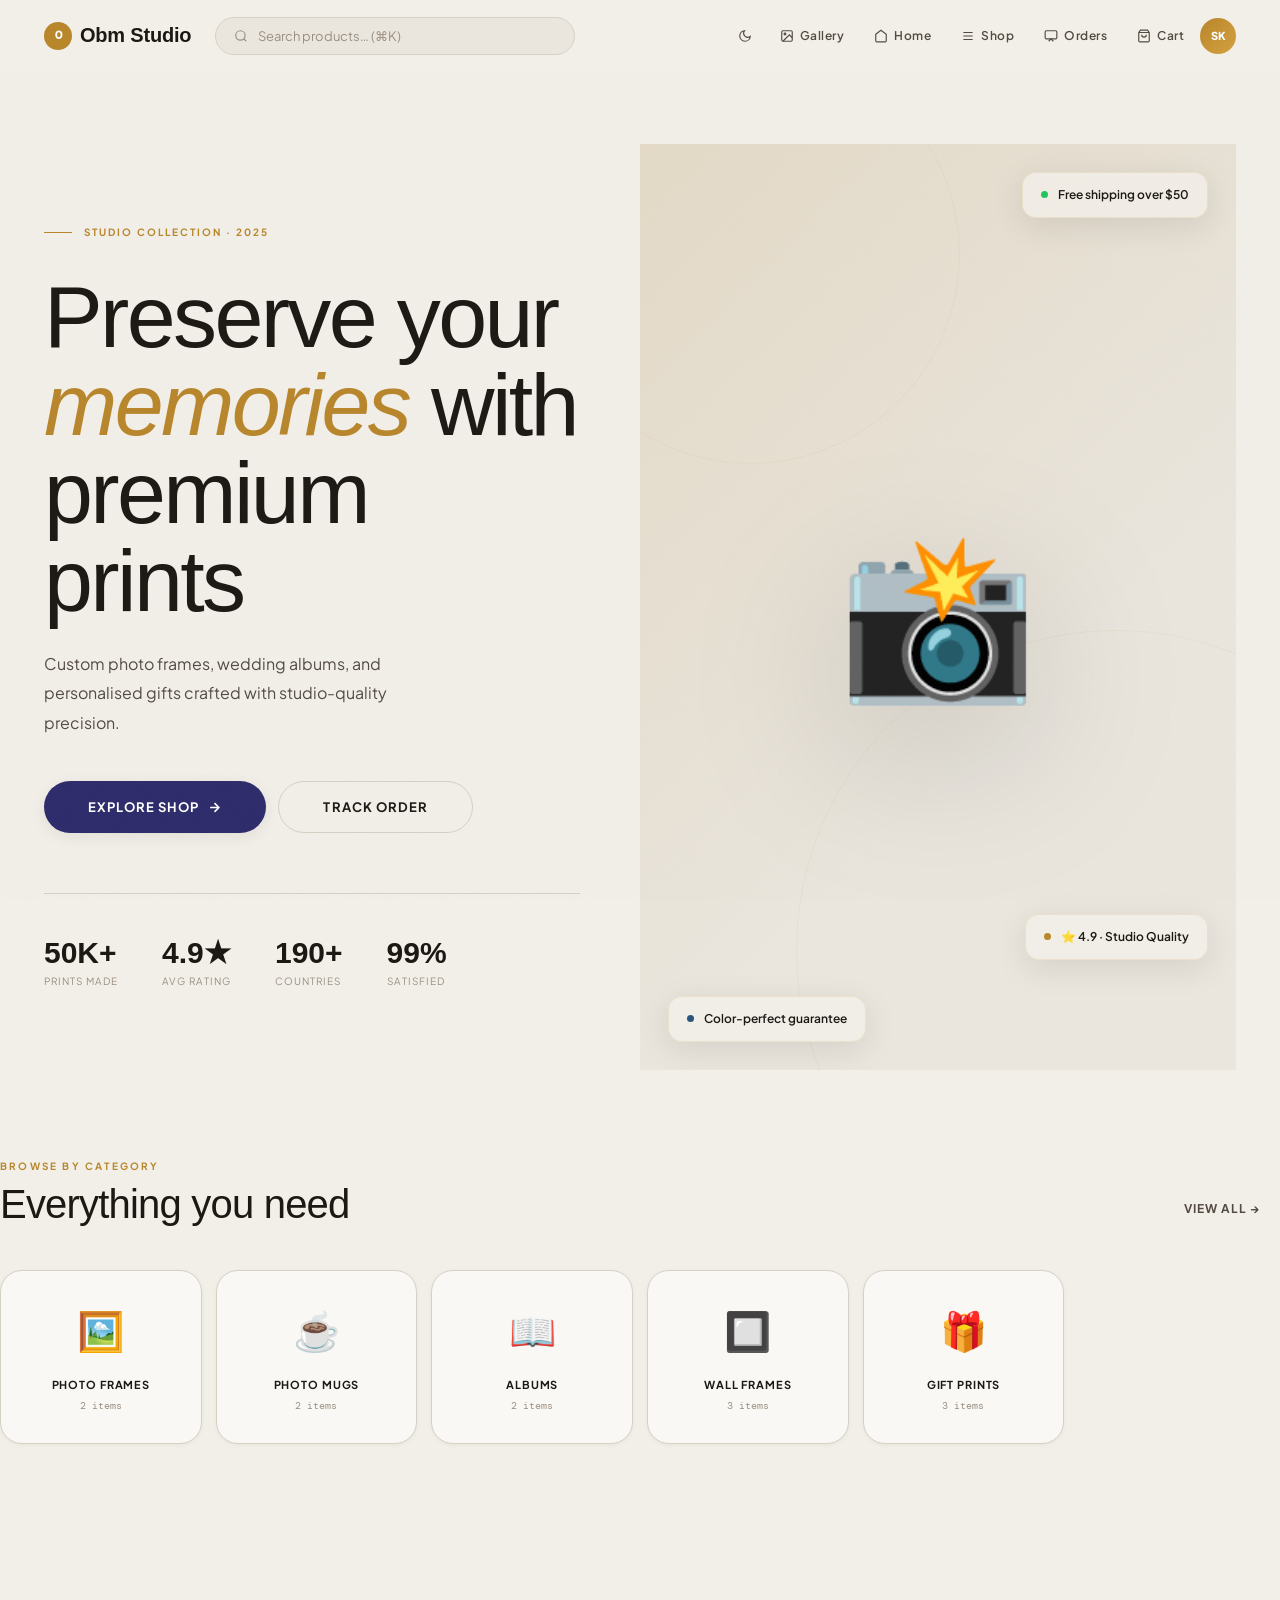
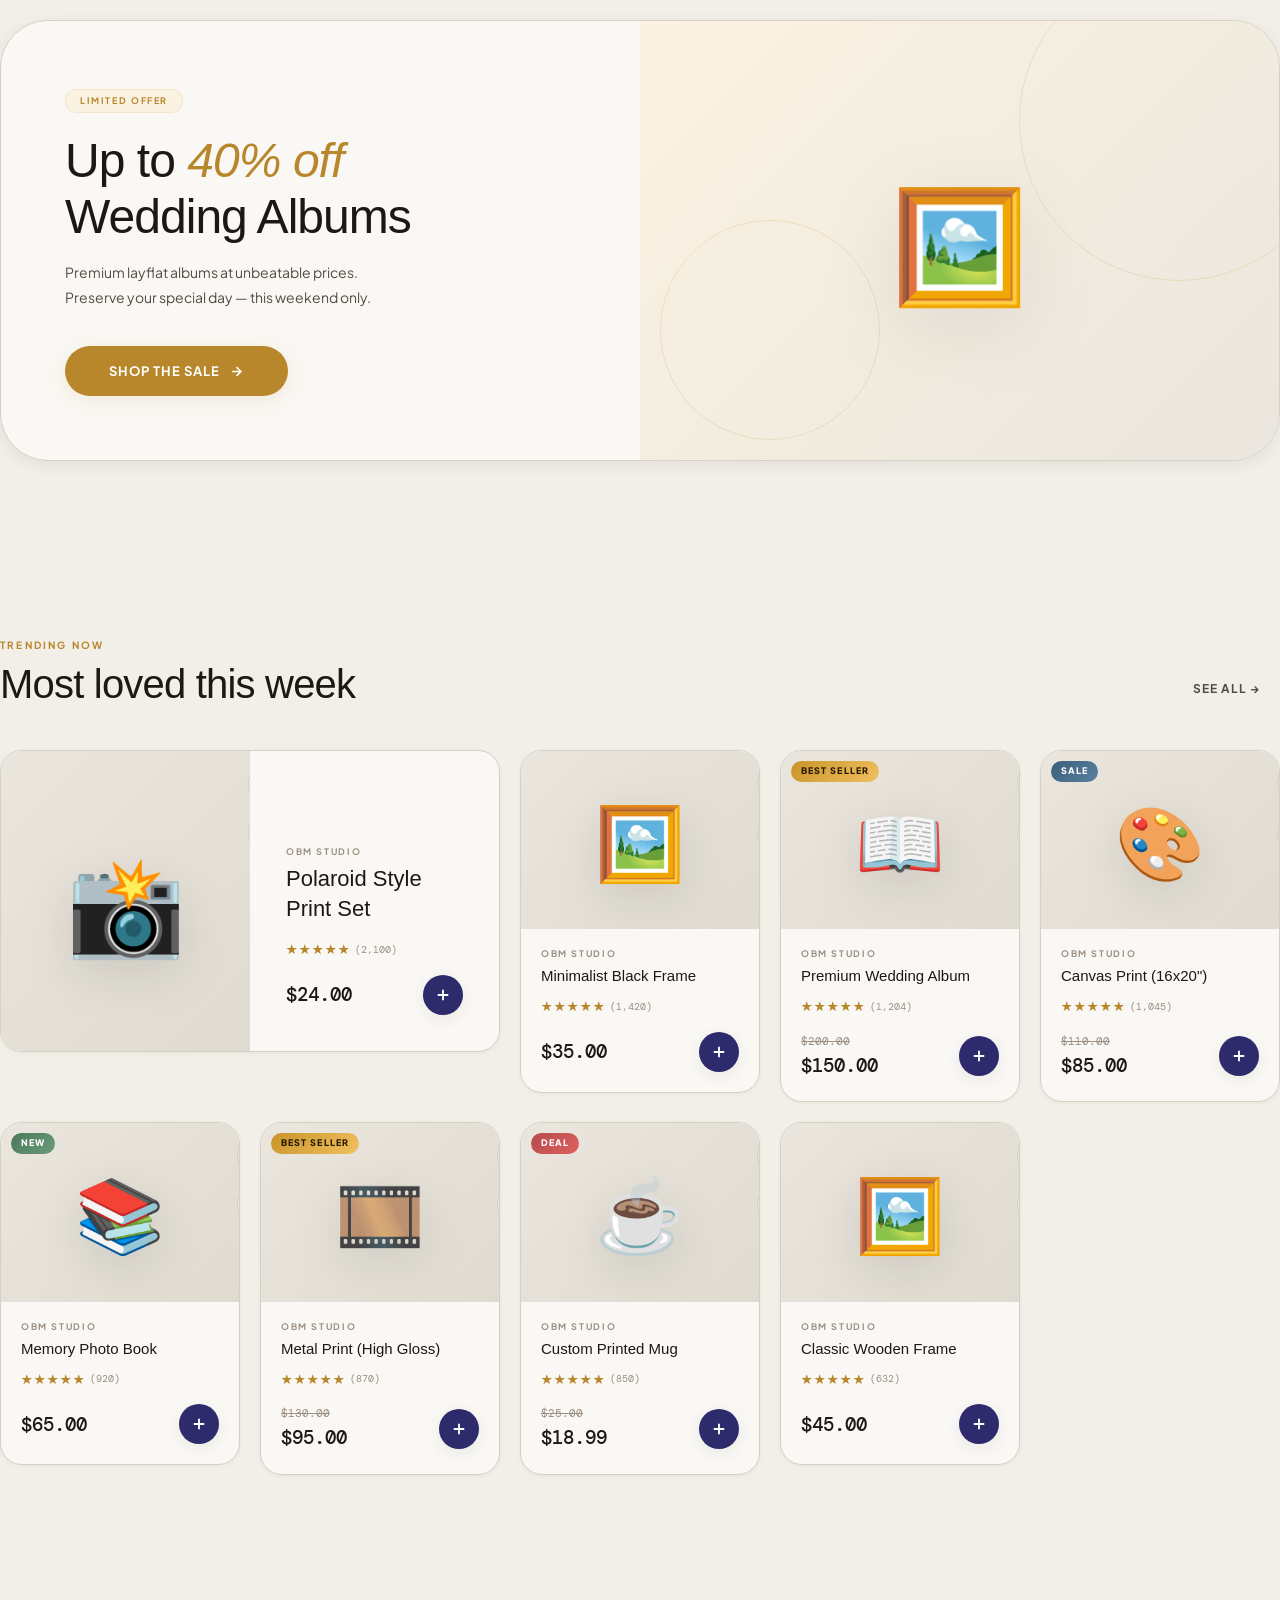
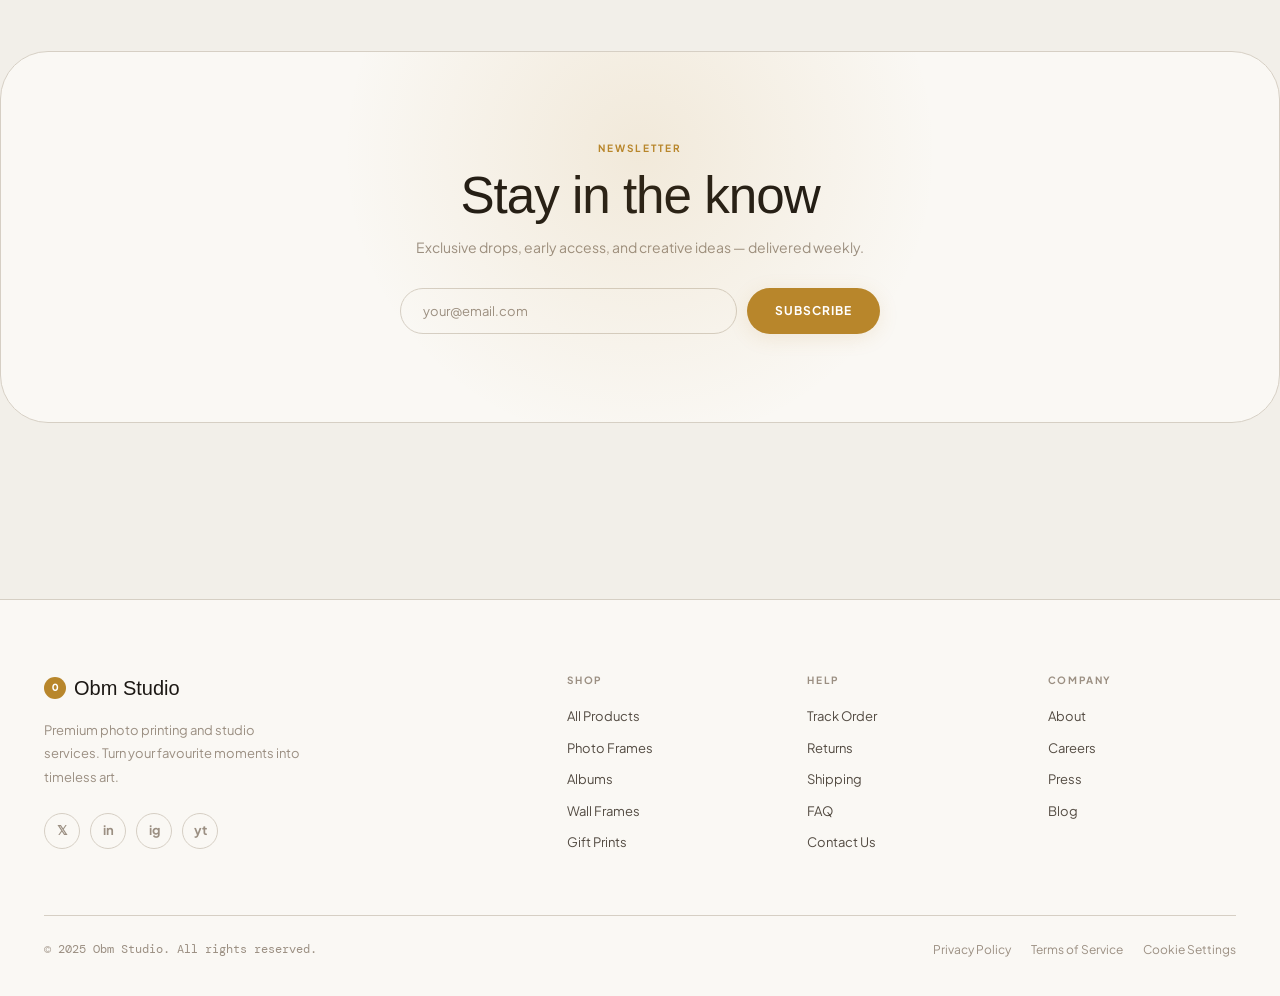
<file: index.html>
<!DOCTYPE html>
<html lang="en">

<head>
  <meta charset="UTF-8" />
  <meta name="viewport" content="width=device-width, initial-scale=1.0" />
  <title>Obm Studio — Premium Photo Products</title>
  <link rel="preconnect" href="https://fonts.googleapis.com">
  <link rel="preconnect" href="https://fonts.gstatic.com" crossorigin>
  <link rel="stylesheet" href="style.css" />
</head>

<body>

  <div id="cursor"></div>
  <div id="cursor-ring"></div>

  <!-- ── NAVBAR ── -->
  <nav id="navbar">
    <div class="nav-inner">
      <div class="logo" onclick="nav('home')">
        <span class="logo-mark">O</span>
        Obm Studio
      </div>

      <div class="nav-search">
        <svg width="14" height="14" viewBox="0 0 24 24" fill="none" stroke="currentColor" stroke-width="2">
          <circle cx="11" cy="11" r="8" />
          <path d="m21 21-4.35-4.35" />
        </svg>
        <input type="text" placeholder="Search products… (⌘K)" id="searchInput" />
        <div id="searchDropdown"></div>
      </div>

      <div class="nav-links">
        <button class="nav-btn theme-toggle-btn" onclick="toggleTheme()" title="Toggle theme">
          <svg class="icon-sun" width="14" height="14" viewBox="0 0 24 24" fill="none" stroke="currentColor"
            stroke-width="2">
            <circle cx="12" cy="12" r="5" />
            <path
              d="M12 1v2M12 21v2M4.22 4.22l1.42 1.42M18.36 18.36l1.42 1.42M1 12h2M21 12h2M4.22 19.78l1.42-1.42M18.36 5.64l1.42-1.42" />
          </svg>
          <svg class="icon-moon" width="14" height="14" viewBox="0 0 24 24" fill="none" stroke="currentColor"
            stroke-width="2">
            <path d="M21 12.79A9 9 0 1 1 11.21 3 7 7 0 0 0 21 12.79z" />
          </svg>
        </button>
        <button class="nav-btn" onclick="window.location.href='client-gallery.html'">
          <svg width="14" height="14" viewBox="0 0 24 24" fill="none" stroke="currentColor" stroke-width="2">
            <rect x="3" y="3" width="18" height="18" rx="2" />
            <circle cx="8.5" cy="8.5" r="1.5" />
            <polyline points="21 15 16 10 5 21" />
          </svg>
          <span>Gallery</span>
        </button>
        <button class="nav-btn" onclick="nav('home')">
          <svg width="14" height="14" viewBox="0 0 24 24" fill="none" stroke="currentColor" stroke-width="2">
            <path d="M3 9l9-7 9 7v11a2 2 0 0 1-2 2H5a2 2 0 0 1-2-2z" />
          </svg>
          <span>Home</span>
        </button>
        <button class="nav-btn" onclick="nav('shop')">
          <svg width="14" height="14" viewBox="0 0 24 24" fill="none" stroke="currentColor" stroke-width="2">
            <path d="M4 6h16M4 12h16M4 18h16" />
          </svg>
          <span>Shop</span>
        </button>
        <button class="nav-btn" onclick="nav('orders')">
          <svg width="14" height="14" viewBox="0 0 24 24" fill="none" stroke="currentColor" stroke-width="2">
            <rect x="2" y="3" width="20" height="14" rx="2" />
            <path d="m8 21 4-4 4 4" />
          </svg>
          <span>Orders</span>
        </button>
        <button class="nav-btn nav-btn-cart" onclick="nav('cart')">
          <svg width="14" height="14" viewBox="0 0 24 24" fill="none" stroke="currentColor" stroke-width="2">
            <path d="M6 2 3 6v14a2 2 0 0 0 2 2h14a2 2 0 0 0 2-2V6l-3-4zM3 6h18M16 10a4 4 0 0 1-8 0" />
          </svg>
          <span>Cart</span>
          <span class="nav-badge" id="cartBadge">0</span>
        </button>
        <button class="avatar-btn" onclick="nav('profile')">SK</button>
      </div>
    </div>
  </nav>

  <!-- ══════════════════════════════════
     HOME PAGE
  ══════════════════════════════════ -->
  <div id="page-home" class="page active">

    <section class="hero container">
      <div class="hero-left fade-up">
        <div class="hero-eyebrow">
          <div class="eyebrow-line"></div>
          <span class="label">Studio Collection · 2025</span>
        </div>
        <h1 class="display">Preserve your<br><em>memories</em> with<br>premium prints</h1>
        <p class="hero-sub">Custom photo frames, wedding albums, and personalised gifts crafted with studio-quality
          precision.</p>
        <div class="hero-actions">
          <button class="btn btn-primary btn-lg" onclick="nav('shop')">
            Explore Shop
            <svg width="15" height="15" viewBox="0 0 24 24" fill="none" stroke="currentColor" stroke-width="2.5">
              <path d="M5 12h14M12 5l7 7-7 7" />
            </svg>
          </button>
          <button class="btn btn-outline btn-lg" onclick="nav('tracking')">Track Order</button>
        </div>
        <div class="hero-stats">
          <div>
            <div class="hero-stat-num">50K+</div>
            <div class="hero-stat-label">Prints Made</div>
          </div>
          <div>
            <div class="hero-stat-num">4.9★</div>
            <div class="hero-stat-label">Avg Rating</div>
          </div>
          <div>
            <div class="hero-stat-num">190+</div>
            <div class="hero-stat-label">Countries</div>
          </div>
          <div>
            <div class="hero-stat-num">99%</div>
            <div class="hero-stat-label">Satisfied</div>
          </div>
        </div>
      </div>
      <div class="hero-right">
        <div class="hero-geo geo-circle"></div>
        <div class="hero-geo geo-circle-2"></div>
        <div class="hero-image-main">📸</div>
        <div class="hero-float-card f1">
          <div class="dot dot-green"></div><span>Free shipping over $50</span>
        </div>
        <div class="hero-float-card f2">
          <div class="dot dot-accent"></div><span>⭐ 4.9 · Studio Quality</span>
        </div>
        <div class="hero-float-card f3">
          <div class="dot dot-blue"></div><span>Color-perfect guarantee</span>
        </div>
      </div>
    </section>

    <section class="section container">
      <div class="section-header fade-up">
        <div>
          <div class="section-eyebrow">Browse by Category</div>
          <h2 class="section-title">Everything you need</h2>
        </div>
        <button class="btn btn-ghost" onclick="nav('shop')">View All →</button>
      </div>
      <div class="cats-grid" id="homeFeatCats"></div>
    </section>

    <section class="section container">
      <div class="promo-banner fade-up">
        <div class="promo-content">
          <div class="promo-tag">Limited Offer</div>
          <h2 class="promo-title">Up to <em>40% off</em><br>Wedding Albums</h2>
          <p class="promo-sub">Premium layflat albums at unbeatable prices. Preserve your special day — this weekend
            only.</p>
          <button class="btn btn-accent btn-lg" onclick="nav('shop',{cat:'Albums'})">
            Shop the Sale
            <svg width="15" height="15" viewBox="0 0 24 24" fill="none" stroke="currentColor" stroke-width="2.5">
              <path d="M5 12h14M12 5l7 7-7 7" />
            </svg>
          </button>
        </div>
        <div class="promo-visual">
          <div class="promo-geo promo-geo-large"></div>
          <div class="promo-geo promo-geo-small"></div>
          <span class="promo-visual-emoji">🖼️</span>
        </div>
      </div>
    </section>

    <section class="section container">
      <div class="section-header fade-up">
        <div>
          <div class="section-eyebrow">Trending Now</div>
          <h2 class="section-title">Most loved this week</h2>
        </div>
        <button class="btn btn-ghost" onclick="nav('shop')">See All →</button>
      </div>
      <div class="home-trending-grid" id="homeTrendingGrid"></div>
    </section>

    <section class="section container">
      <div class="newsletter-section-wrap">
        <div class="newsletter-glow"></div>
        <div class="newsletter">
          <div class="section-eyebrow">Newsletter</div>
          <h2 class="headline">Stay in the know</h2>
          <p class="newsletter-body-text">Exclusive drops, early access, and creative ideas — delivered weekly.</p>
          <form class="newsletter-form"
            onsubmit="event.preventDefault();toast('Subscribed! Welcome to Obm Studio. 🎉','success');">
            <input class="newsletter-input" type="email" placeholder="your@email.com" required />
            <button class="btn btn-accent" type="submit">Subscribe</button>
          </form>
        </div>
      </div>
    </section>

    <footer>
      <div class="container">
        <div class="footer-grid">
          <div class="footer-brand">
            <div class="footer-logo">
              <span class="logo-mark">O</span>Obm Studio
            </div>
            <p class="footer-brand-sub">Premium photo printing and studio services. Turn your favourite moments into
              timeless art.</p>
            <div class="footer-social">
              <div class="social-icon">𝕏</div>
              <div class="social-icon">in</div>
              <div class="social-icon">ig</div>
              <div class="social-icon">yt</div>
            </div>
          </div>
          <div>
            <div class="footer-col-title">Shop</div>
            <a class="footer-link" onclick="nav('shop')">All Products</a>
            <a class="footer-link" onclick="nav('shop',{cat:'Photo Frames'})">Photo Frames</a>
            <a class="footer-link" onclick="nav('shop',{cat:'Albums'})">Albums</a>
            <a class="footer-link" onclick="nav('shop',{cat:'Wall Frames'})">Wall Frames</a>
            <a class="footer-link" onclick="nav('shop',{cat:'Gift Prints'})">Gift Prints</a>
          </div>
          <div>
            <div class="footer-col-title">Help</div>
            <a class="footer-link" onclick="nav('tracking')">Track Order</a>
            <a class="footer-link">Returns</a>
            <a class="footer-link">Shipping</a>
            <a class="footer-link">FAQ</a>
            <a class="footer-link">Contact Us</a>
          </div>
          <div>
            <div class="footer-col-title">Company</div>
            <a class="footer-link">About</a>
            <a class="footer-link">Careers</a>
            <a class="footer-link">Press</a>
            <a class="footer-link">Blog</a>
          </div>
        </div>
        <div class="footer-bottom">
          <span class="footer-copy">© 2025 Obm Studio. All rights reserved.</span>
          <div class="footer-legal">
            <a>Privacy Policy</a>
            <a>Terms of Service</a>
            <a>Cookie Settings</a>
          </div>
        </div>
      </div>
    </footer>
  </div>

  <!-- ══════════════════════════════════
     SHOP PAGE
  ══════════════════════════════════ -->
  <div id="page-shop" class="page">
    <div class="container">
      <div class="cat-strip" id="shopCatPills"></div>
      <div class="shop-layout">
        <aside class="sidebar">
          <div class="filter-section">
            <div class="filter-title">Price Range<button class="filter-reset">Reset</button></div>
            <div class="price-display">
              <span class="price-tag" id="priceMinLabel">$0</span>
              <span class="price-tag" id="priceMaxLabel">$200</span>
            </div>
            <div class="range-track">
              <div class="range-fill" id="priceFill"></div>
              <input type="range" class="range-slider" id="priceMin" min="0" max="200" value="0" step="5" />
              <input type="range" class="range-slider" id="priceMax" min="0" max="200" value="200" step="5" />
            </div>
          </div>
          <div class="filter-section">
            <div class="filter-title">Star Rating</div>
            <div id="starFilters"></div>
          </div>
          <div class="filter-section">
            <div class="filter-title">Brand<button class="filter-reset">Reset</button></div>
            <div id="brandList"></div>
          </div>
          <div class="filter-section">
            <div class="filter-title">Delivery</div>
            <div class="del-toggle">
              <div class="del-opt active" onclick="selectDel(this)">Standard</div>
              <div class="del-opt" onclick="selectDel(this)">Express</div>
              <div class="del-opt" onclick="selectDel(this)">Pick Up</div>
            </div>
          </div>
        </aside>
        <div>
          <div class="grid-header">
            <span class="results-count" id="shopCount">12 items</span>
            <select class="sort-select" id="shopSort" onchange="onSortChange()">
              <option value="featured">Featured</option>
              <option value="popular">Most Popular</option>
              <option value="price-asc">Price: Low → High</option>
              <option value="price-desc">Price: High → Low</option>
              <option value="rating">Best Rated</option>
            </select>
          </div>
          <div class="products-grid" id="shopGrid"></div>
        </div>
      </div>
    </div>
  </div>

  <!-- ══════════════════════════════════
     DETAIL PAGE
  ══════════════════════════════════ -->
  <div id="page-detail" class="page">
    <div id="detailContent"></div>
  </div>

  <!-- ══════════════════════════════════
     CART PAGE
  ══════════════════════════════════ -->
  <div id="page-cart" class="page">
    <div id="cartContent"></div>
  </div>

  <!-- ══════════════════════════════════
     CHECKOUT PAGE
  ══════════════════════════════════ -->
  <div id="page-checkout" class="page">
    <div id="checkoutContent"></div>
  </div>

  <!-- ══════════════════════════════════
     SUCCESS PAGE
  ══════════════════════════════════ -->
  <div id="page-success" class="page">
    <div class="success-wrap container">
      <div class="success-icon-wrap">
        <svg width="40" height="40" viewBox="0 0 24 24" fill="none" stroke="currentColor" stroke-width="2.5">
          <polyline points="20 6 9 17 4 12" />
        </svg>
      </div>
      <h1 class="success-h">Order Confirmed!</h1>
      <p class="success-sub">Thank you for shopping with Obm Studio. Your order has been received and will be crafted
        with care.</p>
      <div class="order-pill" id="successOrderId">OBM-00000000</div>
      <div class="success-track-preview">
        <div class="stp">
          <div class="stp-dot">✓</div>
          <div class="stp-label">Placed</div>
        </div>
        <div class="stp-line done"></div>
        <div class="stp">
          <div class="stp-dot pending">📦</div>
          <div class="stp-label">Packing</div>
        </div>
        <div class="stp-line"></div>
        <div class="stp">
          <div class="stp-dot pending">🚚</div>
          <div class="stp-label">Shipped</div>
        </div>
        <div class="stp-line"></div>
        <div class="stp">
          <div class="stp-dot pending">🏠</div>
          <div class="stp-label">Delivered</div>
        </div>
      </div>
      <div class="success-btn-row">
        <button class="btn btn-outline btn-lg" onclick="nav('tracking')">Track Order</button>
        <button class="btn btn-accent btn-lg" onclick="nav('shop')">Continue Shopping</button>
      </div>
    </div>
  </div>

  <!-- ══════════════════════════════════
     TRACKING PAGE
  ══════════════════════════════════ -->
  <div id="page-tracking" class="page">
    <div class="container">
      <div class="tracking-wrap">
        <div class="section-eyebrow tracking-eyebrow">Track Your Order</div>
        <h1 class="headline fade-up tracking-headline">Order Tracking</h1>
        <div class="track-input-row">
          <input class="form-input track-input" id="trackInput" placeholder="Enter order ID (e.g. OBM-2025-00234)" />
          <button class="btn btn-accent" onclick="trackOrder()">Track</button>
        </div>
        <div id="trackResult"></div>
      </div>
    </div>
  </div>

  <!-- ══════════════════════════════════
     LOGIN PAGE
  ══════════════════════════════════ -->
  <div id="page-login" class="page">
    <div class="auth-container">
      <div class="auth-visual">
        <div class="hero-geo geo-circle"></div>
        <div class="hero-geo geo-circle-2"></div>
        <div class="auth-visual-emoji-login">🖼️</div>
        <h2 class="auth-visual-title">Welcome<br>back to <em>Obm Studio</em></h2>
        <p class="auth-visual-sub">Your curated world of premium prints awaits.</p>
      </div>
      <div class="auth-form-side">
        <div class="auth-form-wrap">
          <div class="auth-logo">OBM STUDIO · Sign In</div>
          <h2 class="auth-title">Welcome back</h2>
          <p class="auth-sub">Sign in to continue shopping</p>
          <div class="auth-form">
            <button class="social-btn" onclick="toast('Redirecting to Google…')">
              <span class="social-btn-icon">G</span> Continue with Google
            </button>
            <div class="auth-divider">or</div>
            <div class="form-field">
              <label>Email Address</label>
              <input class="form-input" type="email" placeholder="you@example.com" />
            </div>
            <div class="form-field">
              <label>Password</label>
              <input class="form-input" type="password" placeholder="••••••••" />
            </div>
            <button class="btn btn-primary btn-full"
              onclick="toast('Signed in! Welcome back.','success');nav('home')">Sign In</button>
          </div>
          <div class="auth-switch">Don't have an account? <a onclick="nav('register')">Create one →</a></div>
        </div>
      </div>
    </div>
  </div>

  <!-- ══════════════════════════════════
     REGISTER PAGE
  ══════════════════════════════════ -->
  <div id="page-register" class="page">
    <div class="auth-container">
      <div class="auth-visual">
        <div class="hero-geo geo-circle"></div>
        <div class="auth-visual-emoji-register">✦</div>
        <h2 class="auth-visual-title">Join the<br><em>Obm Studio</em> family</h2>
        <p class="auth-visual-sub">Exclusive deals, early access, and the finest print quality.</p>
      </div>
      <div class="auth-form-side">
        <div class="auth-form-wrap">
          <div class="auth-logo">OBM STUDIO · Create Account</div>
          <h2 class="auth-title">Create account</h2>
          <p class="auth-sub">Join thousands of happy creators</p>
          <div class="auth-form">
            <div class="form-row">
              <div class="form-field"><label>First Name</label><input class="form-input" placeholder="Sakil" /></div>
              <div class="form-field"><label>Last Name</label><input class="form-input" placeholder="Ahmed" /></div>
            </div>
            <div class="form-field">
              <label>Email Address</label>
              <input class="form-input" type="email" placeholder="you@example.com" />
            </div>
            <div class="form-field">
              <label>Password</label>
              <input class="form-input" type="password" placeholder="Min. 8 characters" />
            </div>
            <button class="btn btn-primary btn-full"
              onclick="toast('Account created! Welcome to Obm Studio. 🎉','success');nav('home')">Create
              Account</button>
          </div>
          <div class="auth-switch">Already have an account? <a onclick="nav('login')">Sign in →</a></div>
        </div>
      </div>
    </div>
  </div>

  <!-- ══════════════════════════════════
     PROFILE PAGE
  ══════════════════════════════════ -->
  <div id="page-profile" class="page">
    <div class="container">
      <div class="profile-grid">
        <div>
          <div class="profile-sidebar-card">
            <div class="profile-avatar-lg">SK</div>
            <div class="profile-name">Sakil Ahmed</div>
            <div class="profile-email">sakil@obmstudio.com</div>
            <nav class="profile-nav">
              <div class="profile-nav-item active" onclick="renderProfileTab('orders',this)">
                <svg width="14" height="14" viewBox="0 0 24 24" fill="none" stroke="currentColor" stroke-width="2">
                  <rect x="2" y="3" width="20" height="14" rx="2" />
                  <path d="m8 21 4-4 4 4" />
                </svg>
                Order History
              </div>
              <div class="profile-nav-item" onclick="renderProfileTab('wishlist',this)">
                <svg width="14" height="14" viewBox="0 0 24 24" fill="none" stroke="currentColor" stroke-width="2">
                  <path
                    d="M20.84 4.61a5.5 5.5 0 0 0-7.78 0L12 5.67l-1.06-1.06a5.5 5.5 0 0 0-7.78 7.78l1.06 1.06L12 21.23l7.78-7.78 1.06-1.06a5.5 5.5 0 0 0 0-7.78z" />
                </svg>
                Wishlist
              </div>
              <div class="profile-nav-item" onclick="renderProfileTab('settings',this)">
                <svg width="14" height="14" viewBox="0 0 24 24" fill="none" stroke="currentColor" stroke-width="2">
                  <circle cx="12" cy="12" r="3" />
                  <path
                    d="M12 1v2M12 21v2M4.22 4.22l1.42 1.42M18.36 18.36l1.42 1.42M1 12h2M21 12h2M4.22 19.78l1.42-1.42M18.36 5.64l1.42-1.42" />
                </svg>
                Settings
              </div>
              <div class="profile-nav-item" onclick="nav('login')">
                <svg width="14" height="14" viewBox="0 0 24 24" fill="none" stroke="currentColor" stroke-width="2">
                  <path d="M9 21H5a2 2 0 0 1-2-2V5a2 2 0 0 1 2-2h4M16 17l5-5-5-5M21 12H9" />
                </svg>
                Sign Out
              </div>
            </nav>
          </div>
        </div>
        <div id="profileTabContent"></div>
      </div>
    </div>
  </div>

  <!-- ══════════════════════════════════
     ORDERS PAGE
  ══════════════════════════════════ -->
  <div id="page-orders" class="page">
    <div class="container orders-page-container">
      <div class="section-eyebrow orders-page-eyebrow">Account</div>
      <h1 class="headline fade-up orders-page-headline">My Orders</h1>
      <div id="ordersContent"></div>
    </div>
  </div>

  <!-- ══════════════════════════════════
     GLOBAL OVERLAYS
  ══════════════════════════════════ -->

  <!-- Quick View Modal -->
  <div id="quickViewModal">
    <div class="modal-overlay" onclick="closeQuickView()"></div>
    <div class="modal-box">
      <button class="modal-close" onclick="closeQuickView()">×</button>
    </div>
  </div>

  <!-- Image Zoom Viewer -->
  <div id="imageZoomViewer">
    <div class="zoom-overlay" onclick="closeImageZoom()"></div>
    <div class="zoom-inner">
      <div class="zoom-emoji"></div>
      <div class="zoom-title"></div>
      <button class="zoom-close-btn" onclick="closeImageZoom()">Close · Esc</button>
    </div>
  </div>

  <!-- Toast Stack -->
  <div class="toast-stack" id="toastStack"></div>

  <script src="app.js"></script>
</body>

</html>
</file>
<file: style.css>
@import url('https://fonts.googleapis.com/css2?family=Plus+Jakarta+Sans:wght@300;400;500;600;700;800&family=DM+Mono:wght@300;400;500&display=swap');

@font-face {
  font-family: 'Clash Display';
  src: url('https://cdn.jsdelivr.net/gh/safak/youtube@main/fonts/ClashDisplay-Variable.ttf') format('truetype');
  font-weight: 200 700;
  font-display: swap;
}

/* ================================================
   OBM STUDIO — Royal Premium Palette v3
   Light: Deep Ivory Cream — easy on eyes, warm, luxe
   Dark:  Midnight Sapphire — rich, bold, branded
   ================================================ */

:root {
  /* ── BACKGROUNDS ── */
  --bg: #F2EFE9;
  --bg-rgb: 242, 239, 233;
  --card-bg: #FAF8F4;
  --surface: #EAE6DE;
  --surface-2: #E0DBD0;
  --border: #D6CFC4;
  --border-hover: #B8AFA2;

  /* ── TEXT ── */
  --text-primary: #1C1814;
  --text-secondary: #534B42;
  --text-muted: #9B8F82;

  /* ── PRIMARY ── */
  --primary-color: #2D2B6B;
  --primary-hover: #3D3B8E;
  --primary-light: rgba(45, 43, 107, 0.09);
  --primary-text: #FFFFFF;

  /* ── ACCENT ── */
  --accent: #B8862B;
  --accent-hover: #D4A040;
  --accent-light: rgba(184, 134, 43, 0.13);
  --accent-pale: #FBF3E2;

  /* ── SEMANTIC ── */
  --green: #2E6E4C;
  --red: #A03A3A;
  --blue: #2B547A;

  /* ── SHADOWS ── */
  --shadow-xs: 0 1px 4px rgba(28, 24, 20, 0.05);
  --shadow-sm: 0 4px 16px rgba(28, 24, 20, 0.07);
  --shadow-md: 0 8px 32px rgba(28, 24, 20, 0.10);
  --shadow-lg: 0 20px 60px rgba(28, 24, 20, 0.13);
  --shadow-xl: 0 40px 100px rgba(28, 24, 20, 0.17);
  --shadow-glow: 0 0 0 3px rgba(184, 134, 43, 0.22);

  --r-xs: 4px;
  --r-sm: 8px;
  --r-md: 14px;
  --r-lg: 22px;
  --r-xl: 32px;
  --r-2xl: 48px;
  --r-full: 9999px;

  --ease-out: cubic-bezier(0.16, 1, 0.3, 1);
  --ease-in-out: cubic-bezier(0.45, 0, 0.55, 1);
  --spring: cubic-bezier(0.34, 1.56, 0.64, 1);
  --expo: cubic-bezier(0.87, 0, 0.13, 1);

  --nav-h: 72px;
  --sidebar-w: 280px;
}

/* ── DARK THEME — Midnight Sapphire ── */
[data-theme="dark"] {
  --bg: #0D0F1A;
  --bg-rgb: 13, 15, 26;
  --card-bg: #141828;
  --surface: #1C2038;
  --surface-2: #232848;
  --border: #2C3258;
  --border-hover: #3F4878;

  --text-primary: #EEF0F8;
  --text-secondary: #9DA5C8;
  --text-muted: #5A6088;

  --primary-color: #7B78F0;
  --primary-hover: #9390FF;
  --primary-light: rgba(123, 120, 240, 0.18);
  --primary-text: #0D0F1A;

  --accent: #E5A830;
  --accent-hover: #F5BC48;
  --accent-light: rgba(229, 168, 48, 0.18);
  --accent-pale: rgba(229, 168, 48, 0.09);

  --green: #3D9966;
  --red: #D05858;
  --blue: #4A80C0;

  --shadow-xs: 0 1px 4px rgba(0, 0, 0, 0.4);
  --shadow-sm: 0 4px 16px rgba(0, 0, 0, 0.5);
  --shadow-md: 0 8px 32px rgba(0, 0, 0, 0.6);
  --shadow-lg: 0 20px 60px rgba(0, 0, 0, 0.7);
  --shadow-xl: 0 40px 100px rgba(0, 0, 0, 0.8);
  --shadow-glow: 0 0 0 3px rgba(123, 120, 240, 0.3);
}

*,
*::before,
*::after {
  box-sizing: border-box;
  margin: 0;
  padding: 0;
}

html {
  font-size: 16px;
  scroll-behavior: smooth;
}

body {
  font-family: 'Plus Jakarta Sans', sans-serif;
  background: var(--bg);
  color: var(--text-primary);
  line-height: 1.65;
  overflow-x: hidden;
  cursor: none;
  transition: background-color 0.5s var(--ease-out), color 0.5s var(--ease-out);
}

::-webkit-scrollbar {
  width: 5px;
}

::-webkit-scrollbar-track {
  background: var(--bg);
}

::-webkit-scrollbar-thumb {
  background: var(--border-hover);
  border-radius: 3px;
}

::-webkit-scrollbar-thumb:hover {
  background: var(--accent);
}

/* ── CUSTOM CURSOR ── */
#cursor {
  width: 10px;
  height: 10px;
  border-radius: 50%;
  background: var(--accent);
  position: fixed;
  top: 0;
  left: 0;
  pointer-events: none;
  z-index: 99999;
  transform: translate(-50%, -50%);
  transition: width 0.3s var(--ease-out), height 0.3s var(--ease-out), background 0.3s, opacity 0.3s;
  mix-blend-mode: multiply;
}

[data-theme="dark"] #cursor {
  mix-blend-mode: screen;
}

#cursor-ring {
  width: 38px;
  height: 38px;
  border-radius: 50%;
  border: 1.5px solid rgba(201, 149, 42, 0.45);
  position: fixed;
  top: 0;
  left: 0;
  pointer-events: none;
  z-index: 99998;
  transform: translate(-50%, -50%);
  transition: width 0.4s var(--ease-out), height 0.4s var(--ease-out), border-color 0.3s;
}

#cursor.cursor-large {
  width: 24px;
  height: 24px;
}

#cursor-ring.cursor-large {
  width: 60px;
  height: 60px;
}

#cursor.cursor-text {
  width: 4px;
  height: 28px;
  border-radius: 2px;
}

/* ── NOISE TEXTURE ── */
body::before {
  content: '';
  position: fixed;
  inset: 0;
  pointer-events: none;
  z-index: 1;
  opacity: 0.03;
  background-image: url("data:image/svg+xml,%3Csvg viewBox='0 0 256 256' xmlns='http://www.w3.org/2000/svg'%3E%3Cfilter id='n'%3E%3CfeTurbulence type='fractalNoise' baseFrequency='0.85' numOctaves='4' stitchTiles='stitch'/%3E%3C/filter%3E%3Crect width='100%25' height='100%25' filter='url(%23n)'/%3E%3C/svg%3E");
  background-size: 180px;
}

/* ================================================
   TYPOGRAPHY
   ================================================ */
h1,
h2,
h3 {
  font-family: 'Playfair Display', sans-serif;
  font-weight: 500;
  line-height: 1.1;
  letter-spacing: -0.02em;
}

h4,
h5,
h6 {
  font-family: 'Plus Jakarta Sans', sans-serif;
  font-weight: 700;
}

.display {
  font-family: 'Playfair Display', sans-serif;
  font-size: clamp(48px, 7vw, 88px);
  font-weight: 500;
  line-height: 1.0;
  letter-spacing: -0.03em;
}

.display em {
  font-style: italic;
  color: var(--accent);
}

.headline {
  font-family: 'Playfair Display', sans-serif;
  font-size: clamp(28px, 4vw, 52px);
  font-weight: 500;
}

.headline em {
  font-style: italic;
  color: var(--accent);
}

.label {
  font-family: 'Plus Jakarta Sans', sans-serif;
  font-size: 10px;
  font-weight: 700;
  letter-spacing: 0.2em;
  text-transform: uppercase;
  color: var(--text-muted);
}

.mono {
  font-family: 'DM Mono', monospace;
  font-size: 12px;
  letter-spacing: 0.04em;
}

/* ================================================
   LAYOUT
   ================================================ */
.container {
  max-width: 1380px;
  margin: 0 auto;
  padding: 0 44px;
}

.page {
  display: none;
  min-height: 100vh;
}

.page.active {
  display: block;
  animation: page-in 0.5s var(--ease-out) forwards;
}

@keyframes page-in {
  from {
    opacity: 0;
    transform: translateY(12px);
  }

  to {
    opacity: 1;
    transform: translateY(0);
  }
}

/* ================================================
   NAVIGATION
   ================================================ */
#navbar {
  position: fixed;
  top: 0;
  left: 0;
  right: 0;
  height: var(--nav-h);
  z-index: 1000;
  background: rgba(var(--bg-rgb), 0.82);
  backdrop-filter: blur(28px) saturate(1.6);
  -webkit-backdrop-filter: blur(28px) saturate(1.6);
  border-bottom: 1px solid transparent;
  transition: all 0.4s var(--ease-out);
}

#navbar.scrolled {
  background: rgba(var(--bg-rgb), 0.95);
  border-bottom-color: var(--border);
  box-shadow: var(--shadow-sm);
}

.nav-inner {
  max-width: 1380px;
  margin: 0 auto;
  padding: 0 44px;
  height: 100%;
  display: flex;
  align-items: center;
  gap: 24px;
}

.logo {
  font-family: 'Playfair Display', sans-serif;
  font-weight: 600;
  font-size: 20px;
  letter-spacing: -0.01em;
  color: var(--text-primary);
  cursor: none;
  display: flex;
  align-items: center;
  gap: 8px;
  flex-shrink: 0;
}

.logo-mark {
  width: 28px;
  height: 28px;
  border-radius: 50%;
  background: var(--accent);
  display: inline-flex;
  align-items: center;
  justify-content: center;
  font-size: 12px;
  color: white;
  font-weight: 700;
  font-family: 'DM Mono', monospace;
  flex-shrink: 0;
  transition: transform 0.3s var(--spring);
}

.logo:hover .logo-mark {
  transform: rotate(20deg) scale(1.1);
}

.nav-search {
  flex: 1;
  max-width: 360px;
  display: flex;
  align-items: center;
  gap: 10px;
  background: var(--surface);
  border: 1px solid var(--border);
  border-radius: var(--r-full);
  padding: 10px 18px;
  transition: all 0.3s var(--ease-out);
  position: relative;
}

.nav-search:focus-within {
  border-color: var(--accent);
  background: var(--card-bg);
  box-shadow: var(--shadow-glow);
}

.nav-search svg {
  color: var(--text-muted);
  flex-shrink: 0;
  transition: color 0.2s;
}

.nav-search:focus-within svg {
  color: var(--accent);
}

.nav-search input {
  flex: 1;
  background: transparent;
  border: none;
  outline: none;
  font-family: 'Plus Jakarta Sans', sans-serif;
  font-size: 13px;
  color: var(--text-primary);
}

.nav-search input::placeholder {
  color: var(--text-muted);
}

#searchDropdown {
  position: absolute;
  top: calc(100% + 10px);
  left: 0;
  right: 0;
  background: var(--card-bg);
  border: 1px solid var(--border);
  border-radius: var(--r-lg);
  box-shadow: var(--shadow-lg);
  padding: 8px;
  z-index: 2000;
  display: none;
  max-height: 320px;
  overflow-y: auto;
}

#searchDropdown.visible {
  display: block;
  animation: fade-in-down 0.2s var(--ease-out);
}

@keyframes fade-in-down {
  from {
    opacity: 0;
    transform: translateY(-6px);
  }

  to {
    opacity: 1;
    transform: translateY(0);
  }
}

.search-result-item {
  display: flex;
  align-items: center;
  gap: 12px;
  padding: 10px 12px;
  border-radius: var(--r-md);
  cursor: none;
  transition: background 0.15s;
}

.search-result-item:hover {
  background: var(--surface);
}

.search-result-emoji {
  font-size: 28px;
  width: 44px;
  height: 44px;
  display: flex;
  align-items: center;
  justify-content: center;
  background: var(--surface);
  border-radius: var(--r-sm);
  flex-shrink: 0;
}

.search-result-info {
  flex: 1;
}

.search-result-name {
  font-size: 13px;
  font-weight: 600;
  color: var(--text-primary);
}

.search-result-cat {
  font-size: 11px;
  color: var(--text-muted);
}

.search-result-price {
  font-size: 13px;
  font-weight: 700;
  color: var(--accent);
  font-family: 'DM Mono', monospace;
}

.search-no-results {
  padding: 20px;
  text-align: center;
  font-size: 13px;
  color: var(--text-muted);
}

.nav-links {
  display: flex;
  align-items: center;
  gap: 2px;
  margin-left: auto;
}

.nav-btn {
  display: flex;
  align-items: center;
  gap: 6px;
  padding: 8px 14px;
  border-radius: var(--r-full);
  border: none;
  background: transparent;
  cursor: none;
  font-family: 'Plus Jakarta Sans', sans-serif;
  font-size: 12px;
  font-weight: 600;
  color: var(--text-secondary);
  letter-spacing: 0.04em;
  transition: all 0.22s var(--ease-out);
  position: relative;
}

.nav-btn:hover {
  color: var(--text-primary);
  background: var(--surface);
}

.nav-btn.active-page {
  color: var(--accent);
}

.nav-badge {
  position: absolute;
  top: 2px;
  right: 8px;
  background: var(--accent);
  color: white;
  font-size: 9px;
  font-weight: 800;
  min-width: 16px;
  height: 16px;
  border-radius: var(--r-full);
  display: flex;
  align-items: center;
  justify-content: center;
  padding: 0 4px;
}

.nav-badge.bounce {
  animation: badge-bounce 0.4s var(--spring);
}

@keyframes badge-bounce {

  0%,
  100% {
    transform: scale(1);
  }

  50% {
    transform: scale(1.6);
  }
}

.avatar-btn {
  width: 36px;
  height: 36px;
  border-radius: 50%;
  background: linear-gradient(135deg, var(--accent), var(--accent-hover));
  display: flex;
  align-items: center;
  justify-content: center;
  font-size: 11px;
  font-weight: 800;
  color: white;
  cursor: none;
  border: none;
  transition: transform 0.25s var(--spring), box-shadow 0.25s;
  font-family: 'Plus Jakarta Sans', sans-serif;
}

.avatar-btn:hover {
  transform: scale(1.1);
  box-shadow: 0 4px 20px var(--accent-light);
}

.theme-toggle-btn {
  width: 38px;
  height: 38px;
  padding: 0;
  display: flex;
  align-items: center;
  justify-content: center;
}

/* ================================================
   BUTTONS
   ================================================ */
.btn {
  display: inline-flex;
  align-items: center;
  justify-content: center;
  gap: 8px;
  padding: 13px 28px;
  border-radius: var(--r-full);
  border: none;
  cursor: none;
  font-family: 'Plus Jakarta Sans', sans-serif;
  font-size: 12px;
  font-weight: 700;
  letter-spacing: 0.08em;
  text-transform: uppercase;
  transition: all 0.25s var(--ease-out);
  position: relative;
  overflow: hidden;
}

.btn::after {
  content: '';
  position: absolute;
  inset: 0;
  background: rgba(255, 255, 255, 0.1);
  opacity: 0;
  transition: opacity 0.2s;
}

.btn:hover::after {
  opacity: 1;
}

.btn:active {
  transform: scale(0.97);
}

.btn-primary {
  background: var(--primary-color);
  color: var(--primary-text);
  box-shadow: var(--shadow-sm);
}

.btn-primary:hover {
  background: var(--primary-hover);
  transform: translateY(-2px);
  box-shadow: var(--shadow-md);
}

.btn-accent {
  background: var(--accent);
  color: white;
  box-shadow: 0 4px 20px var(--accent-light);
}

.btn-accent:hover {
  background: var(--accent-hover);
  transform: translateY(-2px);
  box-shadow: 0 8px 32px var(--accent-light);
}

.btn-outline {
  background: transparent;
  color: var(--text-primary);
  border: 1.5px solid var(--border);
}

.btn-outline:hover {
  border-color: var(--primary-color);
  background: var(--surface);
}

.btn-ghost {
  background: transparent;
  color: var(--text-secondary);
  padding: 10px 20px;
}

.btn-ghost:hover {
  color: var(--text-primary);
}

.btn-sm {
  padding: 8px 18px;
  font-size: 10px;
}

.btn-lg {
  padding: 17px 44px;
  font-size: 13px;
}

.btn-icon {
  width: 44px;
  height: 44px;
  border-radius: 50%;
  padding: 0;
  background: var(--surface);
  border: 1.5px solid var(--border);
  color: var(--text-secondary);
}

.btn-icon:hover {
  border-color: var(--accent);
  color: var(--accent);
  background: var(--accent-pale);
}

.btn-icon.liked {
  background: rgba(181, 75, 75, 0.1);
  border-color: var(--red);
  color: var(--red);
}

/* ================================================
   CATEGORY PILLS
   ================================================ */
.cat-strip {
  display: flex;
  gap: 8px;
  padding: 16px 0 0;
  overflow-x: auto;
  scrollbar-width: none;
}

.cat-strip::-webkit-scrollbar {
  display: none;
}

.cat-pill {
  flex-shrink: 0;
  padding: 8px 20px;
  border-radius: var(--r-full);
  border: 1.5px solid var(--border);
  background: transparent;
  cursor: none;
  font-family: 'Plus Jakarta Sans', sans-serif;
  font-size: 12px;
  font-weight: 600;
  color: var(--text-secondary);
  letter-spacing: 0.04em;
  transition: all 0.22s var(--ease-out);
}

.cat-pill:hover {
  border-color: var(--accent);
  color: var(--accent);
  background: var(--accent-pale);
}

.cat-pill.active {
  background: var(--primary-color);
  border-color: var(--primary-color);
  color: var(--primary-text);
}

/* ================================================
   PRODUCT CARDS
   ================================================ */
.product-card {
  background: var(--card-bg);
  border-radius: var(--r-lg);
  border: 1px solid var(--border);
  overflow: hidden;
  cursor: none;
  transition: transform 0.45s var(--ease-out), box-shadow 0.45s var(--ease-out), border-color 0.3s;
  position: relative;
  box-shadow: var(--shadow-xs);
}

.product-card:hover {
  transform: translateY(-8px) scale(1.01);
  box-shadow: var(--shadow-lg);
  border-color: transparent;
}

.card-image-wrap {
  position: relative;
  overflow: hidden;
  aspect-ratio: 4/3;
  background: linear-gradient(135deg, var(--surface) 0%, var(--surface-2) 100%);
  display: flex;
  align-items: center;
  justify-content: center;
}

.card-img-element {
  font-size: 72px;
  user-select: none;
  transition: transform 0.5s var(--ease-out);
  filter: drop-shadow(0 12px 24px rgba(0, 0, 0, 0.1));
}

.product-card:hover .card-img-element {
  transform: scale(1.08) translateY(-4px);
}

.card-image-wrap::after {
  content: '';
  position: absolute;
  inset: 0;
  background: linear-gradient(180deg, transparent 40%, rgba(0, 0, 0, 0.4) 100%);
  opacity: 0;
  transition: opacity 0.4s;
}

.product-card:hover .card-image-wrap::after {
  opacity: 1;
}

.card-actions {
  position: absolute;
  top: 10px;
  right: 10px;
  display: flex;
  flex-direction: column;
  gap: 6px;
  z-index: 3;
  transform: translateX(52px);
  transition: transform 0.35s var(--ease-out);
}

.product-card:hover .card-actions {
  transform: translateX(0);
}

.product-card::before {
  content: '';
  position: absolute;
  top: 0;
  left: -100%;
  width: 60%;
  height: 100%;
  background: linear-gradient(90deg, transparent, rgba(255, 255, 255, 0.06), transparent);
  z-index: 1;
  transition: none;
  pointer-events: none;
}

.product-card:hover::before {
  animation: card-shine 0.7s var(--ease-out) forwards;
}

@keyframes card-shine {
  to {
    left: 160%;
  }
}

.card-badge {
  position: absolute;
  top: 10px;
  left: 10px;
  z-index: 3;
  padding: 3px 10px;
  border-radius: var(--r-full);
  font-family: 'Plus Jakarta Sans', sans-serif;
  font-size: 9px;
  font-weight: 800;
  letter-spacing: 0.12em;
  text-transform: uppercase;
}

.badge-top {
  background: linear-gradient(135deg, #C9952A, #F0C060);
  color: #2A1A00;
}

.badge-deal {
  background: linear-gradient(135deg, #B54B4B, #E06060);
  color: #fff;
}

.badge-new {
  background: linear-gradient(135deg, #4A7A5A, #6A9A7A);
  color: #fff;
}

.badge-sale {
  background: linear-gradient(135deg, #3A5F7A, #5A80A0);
  color: #fff;
}

.card-body {
  padding: 18px 20px 20px;
}

.card-brand {
  font-size: 9px;
  font-weight: 700;
  letter-spacing: 0.18em;
  text-transform: uppercase;
  color: var(--text-muted);
  margin-bottom: 4px;
}

.card-title {
  font-family: 'Playfair Display', sans-serif !important;
  font-size: 15px;
  font-weight: 500;
  color: var(--text-primary);
  margin-bottom: 10px;
  line-height: 1.35;
}

.card-rating {
  display: flex;
  align-items: center;
  gap: 6px;
  margin-bottom: 14px;
}

.stars {
  display: flex;
  gap: 2px;
  color: var(--accent);
  font-size: 12px;
}

.stars .empty {
  color: var(--border);
}

.rating-count {
  font-size: 10px;
  color: var(--text-muted);
  font-family: 'DM Mono', monospace;
}

.card-footer {
  display: flex;
  align-items: center;
  justify-content: space-between;
}

.price-group {
  display: flex;
  flex-direction: column;
}

.price-main {
  font-family: 'DM Mono', monospace;
  font-size: 19px;
  font-weight: 500;
  color: var(--text-primary);
}

.price-old {
  font-size: 11px;
  color: var(--text-muted);
  text-decoration: line-through;
  font-family: 'DM Mono', monospace;
}

.add-to-cart-btn {
  width: 40px;
  height: 40px;
  border-radius: 50%;
  background: var(--primary-color);
  border: none;
  cursor: none;
  color: var(--primary-text);
  display: flex;
  align-items: center;
  justify-content: center;
  transition: all 0.28s var(--spring);
  box-shadow: var(--shadow-sm);
}

.add-to-cart-btn:hover {
  background: var(--accent);
  transform: scale(1.14) rotate(90deg);
  box-shadow: 0 6px 24px var(--accent-light);
}

.add-to-cart-btn:active {
  transform: scale(0.9);
}

.product-card.featured {
  grid-column: span 2;
  display: grid;
  grid-template-columns: 1fr 1fr;
}

.product-card.featured .card-image-wrap {
  aspect-ratio: unset;
  min-height: 300px;
}

.product-card.featured .card-body {
  padding: 36px;
  display: flex;
  flex-direction: column;
  justify-content: flex-end;
}

.product-card.featured .card-title {
  font-size: 22px;
  margin-bottom: 16px;
}

/* ================================================
   FILTER SIDEBAR
   ================================================ */
.shop-layout {
  display: grid;
  grid-template-columns: var(--sidebar-w) 1fr;
  gap: 44px;
  padding-top: calc(var(--nav-h) + 24px);
}

.sidebar {
  position: sticky;
  top: calc(var(--nav-h) + 24px);
  height: fit-content;
  max-height: calc(100vh - var(--nav-h) - 48px);
  overflow-y: auto;
  scrollbar-width: none;
  display: flex;
  flex-direction: column;
  gap: 2px;
}

.sidebar::-webkit-scrollbar {
  display: none;
}

.filter-section {
  border-bottom: 1px solid var(--border);
  padding: 20px 0;
}

.filter-section:first-child {
  padding-top: 0;
}

.filter-title {
  font-size: 10px;
  font-weight: 700;
  letter-spacing: 0.18em;
  text-transform: uppercase;
  color: var(--text-muted);
  margin-bottom: 16px;
  display: flex;
  justify-content: space-between;
  align-items: center;
}

.filter-reset {
  font-size: 10px;
  color: var(--accent);
  cursor: none;
  background: none;
  border: none;
  font-weight: 600;
}

.filter-reset:hover {
  text-decoration: underline;
}

.price-display {
  display: flex;
  justify-content: space-between;
  margin-bottom: 14px;
}

.price-tag {
  background: var(--surface);
  border: 1px solid var(--border);
  padding: 4px 12px;
  border-radius: var(--r-xs);
  font-family: 'DM Mono', monospace;
  font-size: 12px;
  font-weight: 400;
  color: var(--text-primary);
}

.range-track {
  position: relative;
  height: 2px;
  background: var(--border);
  border-radius: 2px;
  margin: 8px 0 20px;
}

.range-fill {
  position: absolute;
  height: 100%;
  background: var(--accent);
  border-radius: 2px;
}

.range-slider {
  position: absolute;
  top: 50%;
  transform: translateY(-50%);
  width: 100%;
  -webkit-appearance: none;
  appearance: none;
  background: transparent;
  cursor: none;
}

.range-slider::-webkit-slider-thumb {
  -webkit-appearance: none;
  width: 16px;
  height: 16px;
  border-radius: 50%;
  background: var(--accent);
  cursor: none;
  border: 2.5px solid var(--bg);
  box-shadow: var(--shadow-sm);
  transition: transform 0.2s var(--spring);
}

.range-slider::-webkit-slider-thumb:hover {
  transform: scale(1.25);
}

.star-filter-row {
  display: flex;
  align-items: center;
  gap: 8px;
  padding: 7px 0;
  cursor: none;
  transition: opacity 0.2s;
}

.star-filter-row:hover {
  opacity: 0.7;
}

.brand-item {
  display: flex;
  align-items: center;
  gap: 10px;
  padding: 7px 0;
  cursor: none;
  transition: opacity 0.2s;
}

.brand-item:hover {
  opacity: 0.75;
}

.brand-icon {
  width: 24px;
  height: 24px;
  border-radius: var(--r-xs);
  background: var(--surface);
  display: flex;
  align-items: center;
  justify-content: center;
  font-size: 11px;
  font-weight: 800;
  color: var(--accent);
}

.brand-name {
  font-size: 13px;
  font-weight: 500;
  color: var(--text-secondary);
  flex: 1;
}

.checkbox {
  width: 17px;
  height: 17px;
  border-radius: 4px;
  border: 1.5px solid var(--border);
  background: transparent;
  display: flex;
  align-items: center;
  justify-content: center;
  transition: all 0.2s;
  cursor: none;
}

.checkbox.checked {
  background: var(--accent);
  border-color: var(--accent);
}

.checkbox svg {
  opacity: 0;
  transition: opacity 0.15s;
}

.checkbox.checked svg {
  opacity: 1;
}

.del-toggle {
  display: flex;
  background: var(--surface);
  border-radius: var(--r-full);
  padding: 3px;
  gap: 2px;
  border: 1px solid var(--border);
}

.del-opt {
  flex: 1;
  text-align: center;
  padding: 7px 10px;
  border-radius: var(--r-full);
  font-size: 11px;
  font-weight: 600;
  cursor: none;
  transition: all 0.22s var(--ease-out);
  color: var(--text-secondary);
}

.del-opt.active {
  background: var(--primary-color);
  color: var(--primary-text);
}

.grid-header {
  display: flex;
  align-items: center;
  justify-content: space-between;
  margin-bottom: 28px;
  padding-top: 8px;
}

.results-count {
  font-size: 12px;
  color: var(--text-muted);
  font-family: 'DM Mono', monospace;
}

.sort-select {
  padding: 8px 16px;
  background: var(--card-bg);
  border: 1px solid var(--border);
  border-radius: var(--r-full);
  font-family: 'Plus Jakarta Sans', sans-serif;
  font-size: 11px;
  font-weight: 600;
  color: var(--text-secondary);
  outline: none;
  cursor: none;
  transition: border-color 0.25s;
}

.sort-select:focus {
  border-color: var(--accent);
  box-shadow: var(--shadow-glow);
}

.products-grid {
  display: grid;
  grid-template-columns: repeat(auto-fill, minmax(238px, 1fr));
  gap: 20px;
}

/* ================================================
   HOME PAGE
   ================================================ */
#page-home {
  padding-top: var(--nav-h);
}

.hero {
  min-height: 92vh;
  display: grid;
  grid-template-columns: 1fr 1fr;
  align-items: stretch;
  position: relative;
  overflow: hidden;
}

.hero-left {
  display: flex;
  flex-direction: column;
  justify-content: center;
  padding: 80px 60px 80px 0;
  position: relative;
  z-index: 2;
}

.hero-eyebrow {
  display: inline-flex;
  align-items: center;
  gap: 12px;
  margin-bottom: 32px;
}

.eyebrow-line {
  width: 28px;
  height: 1px;
  background: var(--accent);
}

.hero h1 {
  margin-bottom: 24px;
}

.hero-sub {
  font-size: 16px;
  color: var(--text-secondary);
  line-height: 1.85;
  max-width: 400px;
  margin-bottom: 44px;
}

.hero-actions {
  display: flex;
  gap: 12px;
  flex-wrap: wrap;
  margin-bottom: 60px;
}

.hero-stats {
  display: flex;
  gap: 44px;
  padding-top: 44px;
  border-top: 1px solid var(--border);
}

.hero-stat-num {
  font-family: 'Playfair Display', sans-serif;
  font-size: 30px;
  font-weight: 600;
  color: var(--text-primary);
  line-height: 1;
}

.hero-stat-label {
  font-size: 10px;
  color: var(--text-muted);
  letter-spacing: 0.1em;
  text-transform: uppercase;
  margin-top: 5px;
}

.hero-right {
  position: relative;
  background: var(--surface);
  overflow: hidden;
}

.hero-right::before {
  content: '';
  position: absolute;
  inset: 0;
  background: linear-gradient(135deg, var(--accent-light) 0%, transparent 65%);
}

.hero-image-main {
  width: 100%;
  height: 100%;
  display: flex;
  align-items: center;
  justify-content: center;
  font-size: 160px;
  filter: drop-shadow(0 40px 80px rgba(0, 0, 0, 0.15));
  animation: float-hero 7s ease-in-out infinite;
}

@keyframes float-hero {

  0%,
  100% {
    transform: translateY(0) rotate(-1deg);
  }

  50% {
    transform: translateY(-18px) rotate(2deg);
  }
}

.hero-float-card {
  position: absolute;
  background: rgba(var(--bg-rgb), 0.85);
  backdrop-filter: blur(24px);
  border: 1px solid rgba(201, 149, 42, 0.15);
  border-radius: var(--r-md);
  padding: 12px 18px;
  display: flex;
  align-items: center;
  gap: 10px;
  font-size: 12px;
  font-weight: 600;
  color: var(--text-primary);
  box-shadow: var(--shadow-md);
}

.hero-float-card .dot {
  width: 7px;
  height: 7px;
  border-radius: 50%;
  flex-shrink: 0;
}

.hero-float-card.f1 {
  top: 28px;
  right: 28px;
  animation: float-c1 5s ease-in-out infinite;
}

.hero-float-card.f2 {
  bottom: 110px;
  right: 28px;
  animation: float-c2 6s ease-in-out infinite 1s;
}

.hero-float-card.f3 {
  bottom: 28px;
  left: 28px;
  animation: float-c1 7s ease-in-out infinite 0.5s;
}

@keyframes float-c1 {

  0%,
  100% {
    transform: translateY(0);
  }

  50% {
    transform: translateY(-9px);
  }
}

@keyframes float-c2 {

  0%,
  100% {
    transform: translateY(0);
  }

  50% {
    transform: translateY(9px);
  }
}

.hero-geo {
  position: absolute;
  opacity: 0.07;
}

.hero-geo.geo-circle {
  width: 420px;
  height: 420px;
  border-radius: 50%;
  border: 1px solid var(--accent);
  top: -100px;
  left: -100px;
}

.hero-geo.geo-circle-2 {
  width: 640px;
  height: 640px;
  border-radius: 50%;
  border: 1px solid var(--accent);
  bottom: -200px;
  right: -200px;
}

/* SECTIONS */
.section {
  padding: 88px 0;
}

.section-header {
  display: flex;
  align-items: flex-end;
  justify-content: space-between;
  margin-bottom: 44px;
}

.section-eyebrow {
  font-size: 10px;
  font-weight: 700;
  letter-spacing: 0.22em;
  text-transform: uppercase;
  color: var(--accent);
  margin-bottom: 8px;
}

.section-title {
  font-family: 'Playfair Display', sans-serif;
  font-size: clamp(24px, 4vw, 40px);
  font-weight: 500;
}

.cats-grid {
  display: grid;
  grid-template-columns: repeat(6, 1fr);
  gap: 14px;
}

.cat-card {
  background: var(--card-bg);
  border: 1px solid var(--border);
  border-radius: var(--r-lg);
  padding: 28px 16px;
  text-align: center;
  cursor: none;
  transition: all 0.38s var(--ease-out);
  position: relative;
  overflow: hidden;
  box-shadow: var(--shadow-xs);
}

.cat-card::after {
  content: '';
  position: absolute;
  bottom: 0;
  left: 0;
  right: 0;
  height: 2px;
  background: linear-gradient(90deg, var(--accent), var(--accent-hover));
  transform: scaleX(0);
  transform-origin: left;
  transition: transform 0.38s var(--ease-out);
}

.cat-card:hover {
  border-color: transparent;
  transform: translateY(-5px);
  box-shadow: var(--shadow-lg);
}

.cat-card:hover::after {
  transform: scaleX(1);
}

.cat-card:hover .cat-icon {
  transform: scale(1.14) translateY(-2px);
}

.cat-icon {
  font-size: 38px;
  display: block;
  margin-bottom: 14px;
  transition: transform 0.35s var(--spring);
}

.cat-label {
  font-size: 11px;
  font-weight: 700;
  letter-spacing: 0.08em;
  text-transform: uppercase;
  color: var(--text-primary);
}

.cat-count {
  font-size: 10px;
  color: var(--text-muted);
  margin-top: 4px;
  font-family: 'DM Mono', monospace;
}

.promo-banner {
  background: var(--card-bg);
  border: 1px solid var(--border);
  border-radius: var(--r-2xl);
  overflow: hidden;
  display: grid;
  grid-template-columns: 1fr 1fr;
  position: relative;
  box-shadow: var(--shadow-sm);
}

.promo-banner::before {
  content: '';
  position: absolute;
  width: 700px;
  height: 700px;
  border-radius: 50%;
  background: radial-gradient(circle, var(--accent-light) 0%, transparent 70%);
  top: -250px;
  right: -150px;
  pointer-events: none;
}

.promo-content {
  padding: 64px;
  position: relative;
  z-index: 1;
}

.promo-tag {
  display: inline-block;
  background: var(--accent-pale);
  color: var(--accent);
  border: 1px solid var(--accent-light);
  padding: 4px 14px;
  border-radius: var(--r-full);
  font-size: 9px;
  font-weight: 700;
  letter-spacing: 0.18em;
  text-transform: uppercase;
  margin-bottom: 20px;
}

.promo-title {
  font-family: 'Playfair Display', sans-serif;
  font-size: clamp(28px, 4vw, 48px);
  font-weight: 500;
  line-height: 1.15;
  margin-bottom: 16px;
}

.promo-title em {
  font-style: italic;
  color: var(--accent);
}

.promo-sub {
  color: var(--text-secondary);
  margin-bottom: 36px;
  max-width: 340px;
  font-size: 14px;
  line-height: 1.8;
}

.promo-visual {
  background: linear-gradient(135deg, var(--accent-pale) 0%, var(--surface) 100%);
  display: flex;
  align-items: center;
  justify-content: center;
  font-size: 120px;
  position: relative;
  overflow: hidden;
}

.promo-geo {
  position: absolute;
  border: 1px solid rgba(201, 149, 42, 0.2);
  border-radius: 50%;
}

.newsletter {
  text-align: center;
  max-width: 560px;
  margin: 0 auto;
  padding: 88px 40px;
}

.newsletter-form {
  display: flex;
  gap: 10px;
  margin-top: 28px;
}

.newsletter-input {
  flex: 1;
  padding: 14px 22px;
  background: var(--card-bg);
  border: 1px solid var(--border);
  border-radius: var(--r-full);
  font-family: 'Plus Jakarta Sans', sans-serif;
  font-size: 13px;
  color: var(--text-primary);
  outline: none;
  transition: border-color 0.25s;
}

.newsletter-input:focus {
  border-color: var(--accent);
  box-shadow: var(--shadow-glow);
}

.newsletter-input::placeholder {
  color: var(--text-muted);
}

/* ================================================
   PRODUCT DETAIL
   ================================================ */
#page-detail {
  padding-top: var(--nav-h);
}

.detail-wrap {
  padding: 48px 0;
}

.detail-grid {
  display: grid;
  grid-template-columns: 1fr 1fr;
  gap: 72px;
  align-items: start;
}

.gallery-main {
  background: var(--card-bg);
  border-radius: var(--r-xl);
  aspect-ratio: 1;
  display: flex;
  align-items: center;
  justify-content: center;
  border: 1px solid var(--border);
  position: relative;
  overflow: hidden;
  box-shadow: var(--shadow-sm);
  cursor: zoom-in;
  transition: box-shadow 0.4s;
}

.gallery-main:hover {
  box-shadow: var(--shadow-lg);
}

.gallery-main .main-emoji {
  transition: transform 0.5s var(--ease-out);
  font-size: 160px;
}

.gallery-main:hover .main-emoji {
  transform: scale(1.1) rotate(3deg);
}

.gallery-thumbs {
  display: flex;
  gap: 10px;
  margin-top: 14px;
}

.gallery-thumb {
  flex: 1;
  aspect-ratio: 1;
  background: var(--card-bg);
  border-radius: var(--r-md);
  display: flex;
  align-items: center;
  justify-content: center;
  border: 1.5px solid var(--border);
  cursor: none;
  font-size: 26px;
  transition: all 0.25s;
  opacity: 0.55;
}

.gallery-thumb:hover,
.gallery-thumb.active {
  opacity: 1;
  border-color: var(--accent);
  box-shadow: var(--shadow-glow);
}

.detail-breadcrumb {
  display: flex;
  gap: 8px;
  font-size: 11px;
  color: var(--text-muted);
  margin-bottom: 22px;
  font-family: 'DM Mono', monospace;
}

.detail-breadcrumb span {
  cursor: none;
  transition: color 0.2s;
}

.detail-breadcrumb span:hover {
  color: var(--accent);
}

.detail-brand {
  font-size: 10px;
  font-weight: 700;
  letter-spacing: 0.18em;
  text-transform: uppercase;
  color: var(--text-muted);
  margin-bottom: 8px;
}

.detail-title {
  font-family: 'Playfair Display', sans-serif;
  font-size: clamp(24px, 3vw, 40px);
  font-weight: 500;
  margin-bottom: 18px;
  line-height: 1.2;
}

.detail-rating {
  display: flex;
  align-items: center;
  gap: 12px;
  margin-bottom: 24px;
}

.review-count {
  font-size: 12px;
  color: var(--text-muted);
  font-family: 'DM Mono', monospace;
}

.detail-price-row {
  display: flex;
  align-items: baseline;
  gap: 14px;
  margin-bottom: 24px;
  padding-bottom: 24px;
  border-bottom: 1px solid var(--border);
}

.detail-price {
  font-family: 'DM Mono', monospace;
  font-size: 40px;
  font-weight: 500;
  color: var(--text-primary);
}

.detail-old-price {
  font-size: 18px;
  color: var(--text-muted);
  text-decoration: line-through;
  font-family: 'DM Mono', monospace;
}

.detail-save {
  background: rgba(181, 75, 75, 0.1);
  color: var(--red);
  border: 1px solid rgba(181, 75, 75, 0.2);
  padding: 4px 12px;
  border-radius: var(--r-full);
  font-size: 10px;
  font-weight: 700;
}

.detail-desc {
  font-size: 14px;
  color: var(--text-secondary);
  line-height: 1.9;
  margin-bottom: 28px;
}

.qty-row {
  display: flex;
  align-items: center;
  gap: 18px;
  margin-bottom: 24px;
}

.qty-label {
  font-size: 10px;
  font-weight: 700;
  letter-spacing: 0.14em;
  text-transform: uppercase;
  color: var(--text-muted);
}

.qty-ctrl {
  display: flex;
  align-items: center;
  background: var(--card-bg);
  border: 1.5px solid var(--border);
  border-radius: var(--r-full);
  overflow: hidden;
}

.qty-btn {
  width: 38px;
  height: 38px;
  background: transparent;
  border: none;
  font-size: 18px;
  font-weight: 300;
  color: var(--text-secondary);
  cursor: none;
  display: flex;
  align-items: center;
  justify-content: center;
  transition: all 0.2s;
}

.qty-btn:hover {
  background: var(--surface);
  color: var(--accent);
}

.qty-num {
  width: 44px;
  text-align: center;
  font-weight: 700;
  font-size: 15px;
  color: var(--text-primary);
  font-family: 'DM Mono', monospace;
}

.detail-actions {
  display: flex;
  gap: 12px;
  margin-bottom: 32px;
}

.detail-perks {
  display: grid;
  grid-template-columns: repeat(3, 1fr);
  gap: 10px;
}

.perk {
  background: var(--surface);
  border: 1px solid var(--border);
  border-radius: var(--r-md);
  padding: 14px;
  text-align: center;
}

.perk-icon {
  font-size: 18px;
  margin-bottom: 5px;
}

.perk-title {
  font-size: 11px;
  font-weight: 700;
  color: var(--text-primary);
  margin-bottom: 2px;
}

.perk-sub {
  font-size: 10px;
  color: var(--text-muted);
}

/* ================================================
   CART
   ================================================ */
.cart-layout {
  display: grid;
  grid-template-columns: 1fr 380px;
  gap: 44px;
  padding: 48px 0;
}

.cart-items-list {
  display: flex;
  flex-direction: column;
  gap: 14px;
}

.cart-item {
  display: flex;
  align-items: center;
  gap: 18px;
  background: var(--card-bg);
  border: 1px solid var(--border);
  border-radius: var(--r-lg);
  padding: 18px 22px;
  transition: box-shadow 0.3s, border-color 0.3s;
}

.cart-item:hover {
  box-shadow: var(--shadow-md);
  border-color: var(--border-hover);
}

.cart-item-img {
  font-size: 48px;
  width: 72px;
  height: 72px;
  display: flex;
  align-items: center;
  justify-content: center;
  background: var(--surface);
  border-radius: var(--r-md);
  flex-shrink: 0;
}

.cart-item-info {
  flex: 1;
}

.cart-item-brand {
  font-size: 9px;
  font-weight: 700;
  letter-spacing: 0.15em;
  text-transform: uppercase;
  color: var(--text-muted);
}

.cart-item-name {
  font-family: 'Playfair Display', sans-serif;
  font-size: 15px;
  color: var(--text-primary);
  margin-bottom: 3px;
}

.cart-item-meta {
  font-size: 11px;
  color: var(--text-muted);
  font-family: 'DM Mono', monospace;
}

.cart-item-right {
  display: flex;
  flex-direction: column;
  align-items: flex-end;
  gap: 10px;
}

.cart-item-price {
  font-family: 'DM Mono', monospace;
  font-size: 18px;
  font-weight: 500;
  color: var(--text-primary);
}

.remove-btn {
  display: flex;
  align-items: center;
  gap: 5px;
  font-size: 10px;
  font-weight: 600;
  letter-spacing: 0.08em;
  text-transform: uppercase;
  color: var(--text-muted);
  background: none;
  border: none;
  cursor: none;
  transition: color 0.2s;
}

.remove-btn:hover {
  color: var(--red);
}

.summary-card {
  background: var(--card-bg);
  border: 1px solid var(--border);
  border-radius: var(--r-xl);
  padding: 28px;
  position: sticky;
  top: calc(var(--nav-h) + 24px);
}

.summary-title {
  font-family: 'Playfair Display', sans-serif;
  font-size: 22px;
  margin-bottom: 24px;
}

.summary-row {
  display: flex;
  justify-content: space-between;
  align-items: center;
  font-size: 13px;
  color: var(--text-secondary);
  margin-bottom: 12px;
}

.summary-row.total {
  font-size: 17px;
  font-weight: 700;
  color: var(--text-primary);
  border-top: 1px solid var(--border);
  padding-top: 14px;
  margin-top: 6px;
  font-family: 'DM Mono', monospace;
}

.promo-row {
  display: flex;
  gap: 8px;
  margin: 16px 0;
}

.promo-input {
  flex: 1;
  padding: 10px 16px;
  background: var(--surface);
  border: 1px solid var(--border);
  border-radius: var(--r-full);
  font-family: 'Plus Jakarta Sans', sans-serif;
  font-size: 12px;
  color: var(--text-primary);
  outline: none;
  transition: border-color 0.2s;
}

.promo-input:focus {
  border-color: var(--accent);
  box-shadow: var(--shadow-glow);
}

/* ================================================
   CHECKOUT
   ================================================ */
.checkout-grid {
  display: grid;
  grid-template-columns: 1fr 380px;
  gap: 44px;
  padding: 48px 0;
}

.form-section {
  background: var(--card-bg);
  border: 1px solid var(--border);
  border-radius: var(--r-xl);
  padding: 32px;
  margin-bottom: 16px;
}

.form-section-title {
  display: flex;
  align-items: center;
  gap: 14px;
  margin-bottom: 28px;
}

.step-num {
  width: 32px;
  height: 32px;
  border-radius: 50%;
  background: var(--primary-color);
  color: var(--primary-text);
  display: flex;
  align-items: center;
  justify-content: center;
  font-size: 13px;
  font-weight: 700;
  flex-shrink: 0;
}

.step-label {
  font-family: 'Playfair Display', sans-serif;
  font-size: 18px;
}

.form-grid {
  display: grid;
  grid-template-columns: 1fr 1fr;
  gap: 14px;
}

.form-field {
  display: flex;
  flex-direction: column;
  gap: 6px;
}

.form-field.full {
  grid-column: span 2;
}

.form-field label {
  font-size: 10px;
  font-weight: 700;
  letter-spacing: 0.14em;
  text-transform: uppercase;
  color: var(--text-muted);
}

.form-input {
  padding: 12px 16px;
  background: var(--surface);
  border: 1.5px solid var(--border);
  border-radius: var(--r-md);
  font-family: 'Plus Jakarta Sans', sans-serif;
  font-size: 13px;
  color: var(--text-primary);
  outline: none;
  transition: border-color 0.25s, box-shadow 0.25s;
}

.form-input:focus {
  border-color: var(--accent);
  box-shadow: var(--shadow-glow);
  background: var(--card-bg);
}

.payment-opts {
  display: flex;
  flex-direction: column;
  gap: 10px;
}

.pay-option {
  display: flex;
  align-items: center;
  gap: 16px;
  padding: 16px 20px;
  border: 1.5px solid var(--border);
  border-radius: var(--r-md);
  cursor: none;
  transition: all 0.22s;
}

.pay-option:hover,
.pay-option.selected {
  border-color: var(--accent);
  background: var(--accent-pale);
}

.pay-radio {
  width: 18px;
  height: 18px;
  border-radius: 50%;
  border: 2px solid var(--border);
  flex-shrink: 0;
  transition: all 0.2s;
}

.pay-option.selected .pay-radio {
  border-color: var(--accent);
  background: var(--accent);
  box-shadow: 0 0 0 3px var(--accent-pale);
}

.pay-name {
  font-size: 13px;
  font-weight: 600;
  color: var(--text-primary);
}

.pay-sub {
  font-size: 11px;
  color: var(--text-muted);
}

/* ================================================
   SUCCESS PAGE
   ================================================ */
.success-wrap {
  max-width: 580px;
  margin: 0 auto;
  padding: calc(var(--nav-h) + 80px) 20px 80px;
  text-align: center;
}

.success-icon-wrap {
  width: 80px;
  height: 80px;
  border-radius: 50%;
  background: linear-gradient(135deg, var(--accent), var(--accent-hover));
  color: white;
  display: flex;
  align-items: center;
  justify-content: center;
  margin: 0 auto 28px;
  box-shadow: 0 16px 48px var(--accent-light);
  animation: success-pop 0.6s var(--spring);
}

@keyframes success-pop {
  from {
    transform: scale(0);
    opacity: 0;
  }

  to {
    transform: scale(1);
    opacity: 1;
  }
}

.success-h {
  font-family: 'Playfair Display', sans-serif;
  font-size: 40px;
  margin-bottom: 14px;
}

.success-sub {
  color: var(--text-secondary);
  margin-bottom: 28px;
  font-size: 15px;
  line-height: 1.8;
}

.order-pill {
  display: inline-block;
  background: var(--surface);
  border: 1px solid var(--border);
  border-radius: var(--r-full);
  padding: 8px 24px;
  font-family: 'DM Mono', monospace;
  font-size: 13px;
  color: var(--accent);
  margin-bottom: 40px;
}

.success-track-preview {
  display: flex;
  align-items: flex-start;
  justify-content: center;
  gap: 0;
  margin-bottom: 44px;
}

.stp {
  display: flex;
  flex-direction: column;
  align-items: center;
  gap: 8px;
  flex-shrink: 0;
}

.stp-dot {
  width: 36px;
  height: 36px;
  border-radius: 50%;
  background: var(--accent);
  color: white;
  display: flex;
  align-items: center;
  justify-content: center;
  font-size: 14px;
  font-weight: 700;
}

.stp-dot.pending {
  background: var(--surface);
  border: 2px solid var(--border);
  color: var(--text-muted);
}

.stp-label {
  font-size: 11px;
  font-weight: 600;
  color: var(--text-muted);
  text-align: center;
}

.stp-line {
  width: 60px;
  height: 2px;
  background: var(--border);
  margin-top: 17px;
}

.stp-line.done {
  background: var(--accent);
}

/* ================================================
   TRACKING
   ================================================ */
.tracking-wrap {
  max-width: 700px;
  margin: 0 auto;
  padding: calc(var(--nav-h) + 48px) 0 80px;
}

.track-input-row {
  display: flex;
  gap: 12px;
  margin-bottom: 40px;
}

.tracking-card {
  background: var(--card-bg);
  border: 1px solid var(--border);
  border-radius: var(--r-xl);
  overflow: hidden;
  box-shadow: var(--shadow-sm);
}

.tracking-top {
  display: flex;
  justify-content: space-between;
  align-items: flex-start;
  padding: 28px 32px;
  border-bottom: 1px solid var(--border);
}

.track-order-id {
  font-family: 'Playfair Display', sans-serif;
  font-size: 22px;
}

.track-status-badge {
  background: var(--accent-pale);
  color: var(--accent);
  border: 1px solid var(--accent-light);
  padding: 6px 16px;
  border-radius: var(--r-full);
  font-size: 11px;
  font-weight: 700;
  letter-spacing: 0.1em;
  text-transform: uppercase;
}

.track-steps {
  position: relative;
  padding: 32px;
  display: flex;
  flex-direction: column;
  gap: 0;
}

.track-line-bg {
  position: absolute;
  left: 50px;
  top: 32px;
  bottom: 32px;
  width: 2px;
  background: var(--border);
  border-radius: 2px;
}

.track-line-fill {
  position: absolute;
  left: 50px;
  top: 32px;
  width: 2px;
  background: var(--accent);
  border-radius: 2px;
  height: 0;
  transition: height 0.8s var(--ease-out);
}

.track-step {
  display: flex;
  align-items: flex-start;
  gap: 20px;
  padding: 16px 0;
  position: relative;
  z-index: 1;
}

.track-step.pending {
  opacity: 0.45;
}

.track-dot {
  width: 36px;
  height: 36px;
  border-radius: 50%;
  background: var(--accent);
  display: flex;
  align-items: center;
  justify-content: center;
  font-size: 16px;
  flex-shrink: 0;
  border: 3px solid var(--card-bg);
  box-shadow: 0 0 0 2px var(--accent);
}

.track-dot.pending {
  background: var(--surface);
  box-shadow: 0 0 0 2px var(--border);
}

.track-dot.current {
  background: var(--primary-color);
  box-shadow: 0 0 0 2px var(--primary-color), 0 0 0 5px var(--primary-light);
  animation: pulse-track 2s ease-in-out infinite;
}

@keyframes pulse-track {

  0%,
  100% {
    box-shadow: 0 0 0 2px var(--primary-color), 0 0 0 5px var(--primary-light);
  }

  50% {
    box-shadow: 0 0 0 2px var(--primary-color), 0 0 0 10px transparent;
  }
}

.track-step-title {
  font-size: 14px;
  font-weight: 600;
  color: var(--text-primary);
  margin-bottom: 3px;
}

.track-step-time {
  font-size: 11px;
  color: var(--text-muted);
  font-family: 'DM Mono', monospace;
}

/* ================================================
   AUTH PAGES
   ================================================ */
.auth-container {
  display: grid;
  grid-template-columns: 1fr 1fr;
  min-height: 100vh;
}

.auth-visual {
  background: linear-gradient(135deg, var(--surface) 0%, var(--accent-pale) 100%);
  display: flex;
  flex-direction: column;
  align-items: center;
  justify-content: center;
  padding: 80px;
  position: relative;
  overflow: hidden;
}

.auth-visual-title {
  font-family: 'Playfair Display', sans-serif;
  font-size: 40px;
  font-weight: 500;
  text-align: center;
  position: relative;
  z-index: 1;
  line-height: 1.2;
}

.auth-visual-title em {
  font-style: italic;
  color: var(--accent);
}

.auth-visual-sub {
  font-size: 14px;
  color: var(--text-secondary);
  text-align: center;
  margin-top: 16px;
  position: relative;
  z-index: 1;
  max-width: 300px;
  line-height: 1.8;
}

.auth-form-side {
  display: flex;
  align-items: center;
  justify-content: center;
  padding: 80px;
}

.auth-form-wrap {
  width: 100%;
  max-width: 400px;
}

.auth-logo {
  font-size: 10px;
  font-weight: 700;
  letter-spacing: 0.22em;
  text-transform: uppercase;
  color: var(--accent);
  margin-bottom: 28px;
}

.auth-title {
  font-family: 'Playfair Display', sans-serif;
  font-size: 32px;
  margin-bottom: 6px;
}

.auth-sub {
  color: var(--text-secondary);
  font-size: 14px;
  margin-bottom: 36px;
}

.auth-form {
  display: flex;
  flex-direction: column;
  gap: 14px;
}

.auth-switch {
  font-size: 13px;
  color: var(--text-muted);
  text-align: center;
  margin-top: 24px;
}

.auth-switch a {
  color: var(--accent);
  cursor: none;
  font-weight: 600;
}

.auth-divider {
  display: flex;
  align-items: center;
  gap: 14px;
  color: var(--text-muted);
  font-size: 11px;
  text-transform: uppercase;
  letter-spacing: 0.1em;
}

.auth-divider::before,
.auth-divider::after {
  content: '';
  flex: 1;
  height: 1px;
  background: var(--border);
}

.social-btn {
  display: flex;
  align-items: center;
  justify-content: center;
  gap: 10px;
  padding: 13px;
  border: 1.5px solid var(--border);
  border-radius: var(--r-md);
  background: transparent;
  cursor: none;
  font-family: 'Plus Jakarta Sans', sans-serif;
  font-size: 13px;
  font-weight: 600;
  color: var(--text-primary);
  transition: all 0.22s;
}

.social-btn:hover {
  border-color: var(--accent);
  background: var(--accent-pale);
}

.form-row {
  display: grid;
  grid-template-columns: 1fr 1fr;
  gap: 14px;
}

/* ================================================
   PROFILE
   ================================================ */
.profile-grid {
  display: grid;
  grid-template-columns: 280px 1fr;
  gap: 40px;
  padding: calc(var(--nav-h) + 48px) 0 80px;
}

.profile-sidebar-card {
  background: var(--card-bg);
  border: 1px solid var(--border);
  border-radius: var(--r-xl);
  padding: 32px 24px;
  position: sticky;
  top: calc(var(--nav-h) + 24px);
}

.profile-avatar-lg {
  width: 80px;
  height: 80px;
  border-radius: 50%;
  background: linear-gradient(135deg, var(--accent), var(--accent-hover));
  display: flex;
  align-items: center;
  justify-content: center;
  font-size: 28px;
  font-weight: 800;
  color: white;
  margin: 0 auto 16px;
  font-family: 'Plus Jakarta Sans', sans-serif;
}

.profile-name {
  font-family: 'Playfair Display', sans-serif;
  font-size: 20px;
  text-align: center;
  margin-bottom: 4px;
}

.profile-email {
  font-size: 12px;
  color: var(--text-muted);
  text-align: center;
  margin-bottom: 24px;
}

.profile-nav {
  display: flex;
  flex-direction: column;
  gap: 2px;
}

.profile-nav-item {
  display: flex;
  align-items: center;
  gap: 12px;
  padding: 11px 14px;
  border-radius: var(--r-md);
  cursor: none;
  font-size: 13px;
  font-weight: 600;
  color: var(--text-secondary);
  transition: all 0.22s;
}

.profile-nav-item:hover {
  background: var(--surface);
  color: var(--text-primary);
}

.profile-nav-item.active {
  background: var(--accent-pale);
  color: var(--accent);
}

.profile-nav-item svg {
  flex-shrink: 0;
}

.order-card {
  display: flex;
  align-items: center;
  gap: 18px;
  background: var(--card-bg);
  border: 1px solid var(--border);
  border-radius: var(--r-lg);
  padding: 18px 22px;
  margin-bottom: 12px;
  transition: box-shadow 0.3s;
}

.order-card:hover {
  box-shadow: var(--shadow-md);
}

.order-card-img {
  width: 56px;
  height: 56px;
  background: var(--surface);
  border-radius: var(--r-md);
  display: flex;
  align-items: center;
  justify-content: center;
  font-size: 26px;
  flex-shrink: 0;
}

.order-card-info {
  flex: 1;
}

.order-card-name {
  font-size: 14px;
  font-weight: 600;
  color: var(--text-primary);
  margin-bottom: 2px;
}

.order-card-meta {
  font-size: 11px;
  color: var(--text-muted);
  font-family: 'DM Mono', monospace;
}

.order-status-chip {
  padding: 3px 12px;
  border-radius: var(--r-full);
  font-size: 9px;
  font-weight: 700;
  letter-spacing: 0.12em;
  text-transform: uppercase;
}

.status-delivered {
  background: rgba(74, 122, 90, 0.12);
  color: var(--green);
  border: 1px solid rgba(74, 122, 90, 0.2);
}

.status-transit {
  background: var(--accent-light);
  color: var(--accent);
  border: 1px solid var(--accent-light);
}

.status-processing {
  background: rgba(58, 95, 122, 0.12);
  color: var(--blue);
  border: 1px solid rgba(58, 95, 122, 0.2);
}

/* ================================================
   FOOTER
   ================================================ */
footer {
  background: var(--card-bg);
  border-top: 1px solid var(--border);
  padding: 72px 0 36px;
  margin-top: 88px;
}

.footer-grid {
  display: grid;
  grid-template-columns: 2.5fr 1fr 1fr 1fr;
  gap: 52px;
  margin-bottom: 52px;
}

.footer-logo {
  font-family: 'Playfair Display', sans-serif;
  font-size: 20px;
  font-weight: 500;
  color: var(--text-primary);
  margin-bottom: 14px;
  display: flex;
  align-items: center;
  gap: 8px;
}

.footer-brand-sub {
  font-size: 13px;
  color: var(--text-muted);
  line-height: 1.8;
  max-width: 260px;
  margin-bottom: 24px;
}

.footer-social {
  display: flex;
  gap: 10px;
}

.social-icon {
  width: 36px;
  height: 36px;
  border-radius: 50%;
  border: 1px solid var(--border);
  display: flex;
  align-items: center;
  justify-content: center;
  cursor: none;
  color: var(--text-muted);
  font-size: 13px;
  font-weight: 700;
  transition: all 0.25s;
}

.social-icon:hover {
  border-color: var(--accent);
  color: var(--accent);
  background: var(--accent-pale);
}

.footer-col-title {
  font-size: 10px;
  font-weight: 700;
  letter-spacing: 0.18em;
  text-transform: uppercase;
  color: var(--text-muted);
  margin-bottom: 18px;
}

.footer-link {
  display: block;
  font-size: 13px;
  color: var(--text-secondary);
  margin-bottom: 10px;
  cursor: none;
  text-decoration: none;
  transition: color 0.2s;
}

.footer-link:hover {
  color: var(--accent);
}

.footer-bottom {
  border-top: 1px solid var(--border);
  padding-top: 24px;
  display: flex;
  justify-content: space-between;
  align-items: center;
}

.footer-copy {
  font-size: 12px;
  color: var(--text-muted);
  font-family: 'DM Mono', monospace;
}

.footer-legal {
  display: flex;
  gap: 20px;
}

.footer-legal a {
  font-size: 12px;
  color: var(--text-muted);
  text-decoration: none;
  cursor: none;
  transition: color 0.2s;
}

.footer-legal a:hover {
  color: var(--accent);
}

/* ================================================
   GALLERY PAGE (client-gallery.html)
   ================================================ */
.gallery-controls {
  position: sticky;
  top: calc(var(--nav-h) + 20px);
  z-index: 100;
  background: rgba(var(--bg-rgb), 0.9);
  backdrop-filter: blur(20px);
  padding: 18px 28px;
  border-radius: var(--r-xl);
  border: 1px solid var(--border);
  box-shadow: var(--shadow-md);
  display: flex;
  justify-content: space-between;
  align-items: center;
  margin-bottom: 32px;
}

.gallery-grid {
  display: grid;
  grid-template-columns: repeat(auto-fill, minmax(200px, 1fr));
  gap: 16px;
}

.gallery-item {
  aspect-ratio: 1;
  background: var(--card-bg);
  border: 2px solid transparent;
  border-radius: var(--r-lg);
  display: flex;
  align-items: center;
  justify-content: center;
  font-size: 60px;
  cursor: none;
  position: relative;
  transition: all 0.35s var(--ease-out);
  box-shadow: var(--shadow-xs);
  overflow: hidden;
}

.gallery-item::before {
  content: '';
  position: absolute;
  inset: 0;
  background: var(--primary-color);
  opacity: 0;
  transition: opacity 0.3s;
}

.gallery-item:hover {
  transform: translateY(-4px);
  box-shadow: var(--shadow-lg);
  border-color: var(--accent);
}

.gallery-item.selected {
  border-color: var(--accent);
  box-shadow: 0 0 0 3px var(--accent-light);
}

.gallery-item.selected::before {
  opacity: 0.04;
}

.gallery-check {
  position: absolute;
  top: 10px;
  right: 10px;
  width: 26px;
  height: 26px;
  border-radius: 50%;
  background: rgba(var(--bg-rgb), 0.85);
  border: 2px solid var(--border);
  display: flex;
  align-items: center;
  justify-content: center;
  color: transparent;
  transition: all 0.22s;
  backdrop-filter: blur(4px);
}

.gallery-item.selected .gallery-check {
  background: var(--accent);
  border-color: var(--accent);
  color: white;
}

.photo-viewer {
  position: fixed;
  inset: 0;
  display: none;
  align-items: center;
  justify-content: center;
  z-index: 9999;
}

.photo-viewer.active {
  display: flex;
  animation: fade-in-viewer 0.25s var(--ease-out);
}

@keyframes fade-in-viewer {
  from {
    opacity: 0;
  }

  to {
    opacity: 1;
  }
}

.viewer-overlay {
  position: absolute;
  inset: 0;
  background: rgba(0, 0, 0, 0.75);
  backdrop-filter: blur(8px);
}

.viewer-content {
  position: relative;
  z-index: 2;
  display: flex;
  flex-direction: column;
  align-items: center;
  gap: 20px;
}

.viewer-image {
  width: 58vw;
  height: 58vh;
  background: var(--card-bg);
  border-radius: var(--r-xl);
  display: flex;
  align-items: center;
  justify-content: center;
  font-size: 140px;
  box-shadow: var(--shadow-xl);
}

.viewer-nav {
  position: absolute;
  top: 50%;
  transform: translateY(-50%);
  font-size: 44px;
  border: none;
  background: none;
  color: white;
  cursor: none;
  transition: transform 0.2s;
}

.viewer-nav:hover {
  transform: translateY(-50%) scale(1.15);
}

.viewer-nav.left {
  left: -68px;
}

.viewer-nav.right {
  right: -68px;
}

.viewer-actions {
  display: flex;
  gap: 12px;
}

/* ================================================
   TOAST NOTIFICATIONS
   ================================================ */
.toast-stack {
  position: fixed;
  bottom: 28px;
  right: 28px;
  z-index: 9999;
  display: flex;
  flex-direction: column-reverse;
  gap: 10px;
  pointer-events: none;
}

.toast {
  background: var(--card-bg);
  border: 1px solid var(--border);
  border-radius: var(--r-lg);
  padding: 14px 20px;
  min-width: 280px;
  display: flex;
  align-items: center;
  gap: 12px;
  box-shadow: var(--shadow-lg);
  animation: toast-in 0.4s var(--ease-out);
  pointer-events: all;
}

.toast.success {
  border-color: rgba(74, 122, 90, 0.4);
}

.toast.error {
  border-color: rgba(181, 75, 75, 0.4);
}

.toast-icon {
  width: 30px;
  height: 30px;
  border-radius: 50%;
  flex-shrink: 0;
  display: flex;
  align-items: center;
  justify-content: center;
  font-size: 13px;
  font-weight: 700;
}

.toast.success .toast-icon {
  background: rgba(74, 122, 90, 0.12);
  color: var(--green);
}

.toast.default .toast-icon {
  background: var(--accent-pale);
  color: var(--accent);
}

.toast.error .toast-icon {
  background: rgba(181, 75, 75, 0.12);
  color: var(--red);
}

.toast-text {
  font-size: 13px;
  font-weight: 500;
  color: var(--text-primary);
}

@keyframes toast-in {
  from {
    transform: translateX(calc(100% + 28px));
    opacity: 0;
  }

  to {
    transform: translateX(0);
    opacity: 1;
  }
}

@keyframes toast-out {
  from {
    transform: translateX(0);
    opacity: 1;
  }

  to {
    transform: translateX(calc(100% + 28px));
    opacity: 0;
  }
}

/* ================================================
   ANIMATIONS
   ================================================ */
.fade-up {
  opacity: 0;
  transform: translateY(24px);
  animation: fade-up-in 0.7s var(--ease-out) forwards;
}

@keyframes fade-up-in {
  to {
    opacity: 1;
    transform: translateY(0);
  }
}

.delay-1 {
  animation-delay: 0.1s;
}

.delay-2 {
  animation-delay: 0.2s;
}

.delay-3 {
  animation-delay: 0.3s;
}

.reveal {
  opacity: 0;
  transform: translateY(32px);
  transition: opacity 0.8s var(--ease-out), transform 0.8s var(--ease-out);
}

.reveal.revealed {
  opacity: 1;
  transform: translateY(0);
}

/* ================================================
   EMPTY STATE
   ================================================ */
.empty-state {
  text-align: center;
  padding: 88px 20px;
}

.empty-icon {
  font-size: 64px;
  margin-bottom: 20px;
  opacity: 0.45;
}

.empty-title {
  font-family: 'Playfair Display', sans-serif;
  font-size: 26px;
  margin-bottom: 8px;
}

.empty-sub {
  color: var(--text-muted);
  margin-bottom: 28px;
  font-size: 14px;
}

/* ================================================
   QUICKVIEW MODAL
   ================================================ */
#quickViewModal {
  position: fixed;
  inset: 0;
  z-index: 8888;
  display: none;
  align-items: center;
  justify-content: center;
}

#quickViewModal.active {
  display: flex;
  animation: fade-in-viewer 0.3s var(--ease-out);
}

#quickViewModal .modal-overlay {
  position: absolute;
  inset: 0;
  background: rgba(0, 0, 0, 0.5);
  backdrop-filter: blur(6px);
}

.modal-box {
  position: relative;
  z-index: 2;
  background: var(--card-bg);
  border: 1px solid var(--border);
  border-radius: var(--r-2xl);
  width: min(640px, 92vw);
  padding: 40px;
  box-shadow: var(--shadow-xl);
  animation: modal-in 0.4s var(--spring);
}

@keyframes modal-in {
  from {
    transform: scale(0.9) translateY(20px);
    opacity: 0;
  }

  to {
    transform: scale(1) translateY(0);
    opacity: 1;
  }
}

.modal-close {
  position: absolute;
  top: 16px;
  right: 16px;
  width: 36px;
  height: 36px;
  border-radius: 50%;
  background: var(--surface);
  border: 1px solid var(--border);
  cursor: none;
  display: flex;
  align-items: center;
  justify-content: center;
  color: var(--text-muted);
  font-size: 18px;
  transition: all 0.2s;
}

.modal-close:hover {
  background: var(--red);
  color: white;
  border-color: var(--red);
}

/* =========================================
   HOME TRENDING GRID
   ========================================= */

.home-trending-grid {
  display: grid;
  grid-template-columns: repeat(auto-fill, minmax(240px, 1fr));
  gap: 20px;
}

.hero-section {
  padding-top: var(--nav-h);
}

.hero-label {
  color: var(--accent);
}

.cart-btn {
  position: relative;
}

.green-dot {
  background: #22c55e;
}

.accent-dot {
  background: var(--accent);
}

.blue-dot {
  background: var(--blue);
}

/* ================================================
   RESPONSIVE DESIGN (UPDATED)
   ================================================ */

/* Large Tablets / Laptops */
@media (max-width: 1024px) {
  .container {
    padding: 0 32px;
  }

  .nav-inner {
    padding: 0 32px;
    gap: 16px;
  }

  .hero {
    grid-template-columns: 1fr;
    min-height: auto;
  }

  .hero-right {
    display: none;
  }

  .hero-left {
    padding: 60px 0;
    text-align: center;
    align-items: center;
  }

  .hero-sub {
    margin: 0 auto 40px;
  }

  .hero-actions {
    justify-content: center;
  }

  .hero-stats {
    justify-content: center;
    flex-wrap: wrap;
  }

  .shop-layout {
    grid-template-columns: 1fr;
    gap: 32px;
  }

  .sidebar {
    display: flex;
    flex-direction: row;
    position: static;
    max-height: none;
    overflow-x: auto;
    padding-bottom: 16px;
    gap: 24px;
    border-bottom: 1px solid var(--border);
  }

  .filter-section {
    border-bottom: none;
    padding: 0;
    min-width: 220px;
  }

  .detail-grid {
    grid-template-columns: 1fr;
    gap: 40px;
  }

  .cart-layout,
  .checkout-grid {
    grid-template-columns: 1fr;
    gap: 40px;
  }

  .auth-container {
    grid-template-columns: 1fr;
  }

  .auth-visual {
    display: none;
  }

  .auth-form-side {
    padding: 40px 20px;
  }

  .profile-grid {
    grid-template-columns: 1fr;
    gap: 32px;
  }

  .profile-sidebar-card {
    position: static;
    display: flex;
    flex-direction: column;
    align-items: center;
  }

  .footer-grid {
    grid-template-columns: repeat(2, 1fr);
    gap: 40px;
  }

  .product-card {
    width: 100%;
  }

  .card-body {
    padding: 14px !important;
  }

  .product-card.featured {
    grid-column: span 1;
    grid-template-columns: 1fr;
  }

  .product-card.featured .card-image-wrap {
    min-height: 250px;
  }

  .card-image-wrap {
    aspect-ratio: 1/1;
  }
}

/* Tablets / Large Phones */
@media (max-width: 768px) {
  .container {
    padding: 0 20px;
  }

  .nav-inner {
    padding: 0 20px;
    gap: 12px;
  }

  .nav-search {
    display: none;
  }

  .section {
    padding: 60px 0;
  }

  .section-header {
    flex-direction: column;
    align-items: flex-start;
    gap: 16px;
  }

  .cats-grid {
    grid-template-columns: repeat(3, 1fr);
    gap: 12px;
  }

  .promo-banner {
    grid-template-columns: 1fr;
    text-align: center;
  }

  .promo-content {
    padding: 40px 24px;
  }

  .promo-visual {
    display: none;
  }

  .product-card {
    width: 100%;
  }

  .card-body {
    padding: 16px;
  }

  .products-grid {
    grid-template-columns: repeat(2, 1fr);
    gap: 16px;
  }

  /* Fix inline override for Trending Grid */
  .home-trending-grid {
    grid-template-columns: repeat(2, 1fr);
    gap: 16px;
  }

  .product-card.featured {
    grid-column: span 2 !important;
  }

  .form-grid,
  .form-row {
    grid-template-columns: 1fr;
  }

  .form-field.full {
    grid-column: span 1;
  }

  .footer-grid {
    grid-template-columns: 1fr;
    text-align: center;
  }

  .footer-logo {
    justify-content: center;
  }

  .footer-brand-sub {
    margin: 0 auto 24px;
  }

  .footer-social {
    justify-content: center;
  }

  .footer-bottom {
    flex-direction: column;
    gap: 20px;
    text-align: center;
  }

  .footer-legal {
    justify-content: center;
    flex-wrap: wrap;
  }

  .gallery-controls {
    flex-direction: column;
    gap: 16px;
    align-items: stretch;
    text-align: center;
  }

  .gallery-grid {
    grid-template-columns: repeat(auto-fill, minmax(140px, 1fr));
  }
}

/* Small Phones */
@media (max-width: 520px) {
  .display {
    font-size: 40px;
  }

  .headline {
    font-size: 28px;
  }

  .hero-stat-num {
    font-size: 24px;
  }

  .hero-stats {
    gap: 20px;
    flex-direction: column;
  }

  .nav-links span {
    display: none;
  }

  .nav-btn {
    padding: 8px;
  }

  .logo {
    font-size: 18px;
  }

  .cats-grid {
    grid-template-columns: repeat(2, 1fr);
    gap: 12px;
  }

  .cat-card {
    padding: 20px 12px;
  }

  .cat-icon {
    font-size: 32px;
  }

  .products-grid {
    grid-template-columns: 1fr;
    gap: 16px;
  }

  /* Final Override for single column layout on small devices */
  .home-trending-grid {
    grid-template-columns: 1fr;
    gap: 14px;
  }

  .product-card.featured {
    grid-column: span 1 !important;
    grid-template-columns: 1fr;
  }

  .cart-item {
    flex-direction: column;
    align-items: flex-start;
    gap: 16px;
  }

  .cart-item-img {
    width: 100%;
    height: 200px;
  }

  .cart-item-right {
    width: 100%;
    flex-direction: row;
    justify-content: space-between;
    align-items: center;
  }

  .order-card {
    flex-direction: column;
    align-items: flex-start;
    gap: 12px;
  }

  .order-card>div:last-child {
    align-self: flex-start;
    margin-top: 8px;
    text-align: left;
  }

  .detail-actions {
    flex-direction: column;
  }

  .detail-perks {
    grid-template-columns: 1fr;
  }

  .newsletter {
    padding: 48px 20px;
  }

  .newsletter-form {
    flex-direction: column;
  }

  .promo-row {
    flex-direction: column;
  }
}

/* ================================================
   MOVED FROM HTML INLINE STYLES
   ================================================ */

/* ── nav-search wrapper ── */
.nav-search {
  position: relative;
}

/* ── icon-sun hidden by default (JS toggles) ── */
.icon-sun {
  display: none;
}

/* ── cart button (position:relative already on .nav-btn but this is the cart-specific wrapper) ── */
.nav-btn-cart {
  position: relative;
}

/* ── cart badge hidden by default ── */
#cartBadge {
  display: none;
}

/* ── hero section top padding ── */
.hero {
  padding-top: var(--nav-h);
}

/* ── hero eyebrow accent label ── */
.hero-eyebrow .label {
  color: var(--accent);
}

/* ── float-card dot variants ── */
.dot-green {
  background: #22c55e;
}

.dot-accent {
  background: var(--accent);
}

.dot-blue {
  background: var(--blue);
}

/* ── home trending grid ── */
.home-trending-grid {
  display: grid;
  grid-template-columns: repeat(auto-fill, minmax(240px, 1fr));
  gap: 20px;
}

/* ── newsletter section wrapper ── */
.newsletter-section-wrap {
  background: var(--card-bg);
  border: 1px solid var(--border);
  border-radius: var(--r-2xl);
  overflow: hidden;
  position: relative;
}

/* ── newsletter glow blob ── */
.newsletter-glow {
  position: absolute;
  width: 600px;
  height: 600px;
  border-radius: 50%;
  background: radial-gradient(circle, var(--accent-light) 0%, transparent 70%);
  top: -200px;
  left: 50%;
  transform: translateX(-50%);
  pointer-events: none;
}

/* ── newsletter eyebrow spacing ── */
.newsletter .section-eyebrow {
  margin-bottom: 12px;
}

/* ── newsletter headline spacing ── */
.newsletter .headline {
  margin-bottom: 10px;
}

/* ── newsletter body text ── */
.newsletter-body-text {
  color: var(--text-muted);
  font-size: 14px;
  line-height: 1.8;
}

/* ── footer logo-mark size override ── */
.footer-logo .logo-mark {
  width: 22px;
  height: 22px;
  font-size: 10px;
}

/* ── promo geo circles ── */
.promo-geo-large {
  width: 320px;
  height: 320px;
  top: -60px;
  right: -60px;
}

.promo-geo-small {
  width: 220px;
  height: 220px;
  bottom: 20px;
  left: 20px;
}

/* ── promo visual emoji ── */
.promo-visual-emoji {
  font-size: 110px;
  filter: drop-shadow(0 20px 40px rgba(0, 0, 0, 0.08));
  animation: float-hero 5s ease-in-out infinite;
}

/* ── range fill initial state ── */
#priceFill {
  left: 0;
  width: 100%;
}

/* ── success page buttons row ── */
.success-btn-row {
  display: flex;
  gap: 12px;
  justify-content: center;
  flex-wrap: wrap;
}

/* ── stp-line top margin ── */
.stp-line {
  margin-top: 17px;
}

/* ── tracking eyebrow spacing ── */
.tracking-eyebrow {
  margin-bottom: 8px;
}

/* ── tracking headline spacing ── */
.tracking-headline {
  margin-bottom: 32px;
}

/* ── track input flex ── */
.track-input {
  flex: 1;
}

/* ── orders page container ── */
.orders-page-container {
  padding-top: calc(var(--nav-h) + 48px);
}

/* ── orders page eyebrow ── */
.orders-page-eyebrow {
  margin-bottom: 8px;
}

/* ── orders page headline ── */
.orders-page-headline {
  margin-bottom: 32px;
}

/* ── auth visual page emoji (login) ── */
.auth-visual-emoji-login {
  font-size: 88px;
  margin-bottom: 28px;
  animation: float-hero 6s ease-in-out infinite;
}

/* ── auth visual page emoji (register) ── */
.auth-visual-emoji-register {
  font-size: 88px;
  margin-bottom: 28px;
  animation: float-hero 6s ease-in-out infinite 1s;
}

/* ── social-btn Google G icon ── */
.social-btn-icon {
  font-size: 15px;
  font-weight: 800;
}

/* ── auth form full-width btn ── */
.btn-full {
  justify-content: center;
  width: 100%;
}

/* ── image zoom viewer ── */
#imageZoomViewer {
  position: fixed;
  inset: 0;
  z-index: 9990;
  display: none;
  align-items: center;
  justify-content: center;
}

#imageZoomViewer.active {
  display: flex !important;
  animation: fade-in-viewer 0.3s var(--ease-out);
}

/* ── zoom overlay ── */
.zoom-overlay {
  position: absolute;
  inset: 0;
  background: rgba(0, 0, 0, 0.88);
  backdrop-filter: blur(12px);
}

/* ── zoom inner ── */
.zoom-inner {
  position: relative;
  z-index: 2;
  text-align: center;
}

/* ── zoom emoji ── */
.zoom-emoji {
  font-size: 280px;
  filter: drop-shadow(0 40px 80px rgba(0, 0, 0, 0.4));
  line-height: 1;
}

/* ── zoom title ── */
.zoom-title {
  color: rgba(255, 255, 255, 0.7);
  font-family: 'Clash Display', sans-serif;
  font-size: 22px;
  margin-top: 28px;
}

/* ── zoom close button ── */
.zoom-close-btn {
  margin-top: 20px;
  background: rgba(255, 255, 255, 0.1);
  border: 1px solid rgba(255, 255, 255, 0.2);
  color: white;
  padding: 10px 28px;
  border-radius: var(--r-full);
  cursor: none;
  font-family: 'Plus Jakarta Sans', sans-serif;
  font-size: 12px;
  font-weight: 600;
  letter-spacing: 0.1em;
  text-transform: uppercase;
  backdrop-filter: blur(8px);
  transition: background 0.2s;
}

.zoom-close-btn:hover {
  background: rgba(255, 255, 255, 0.18);
}
</file>
